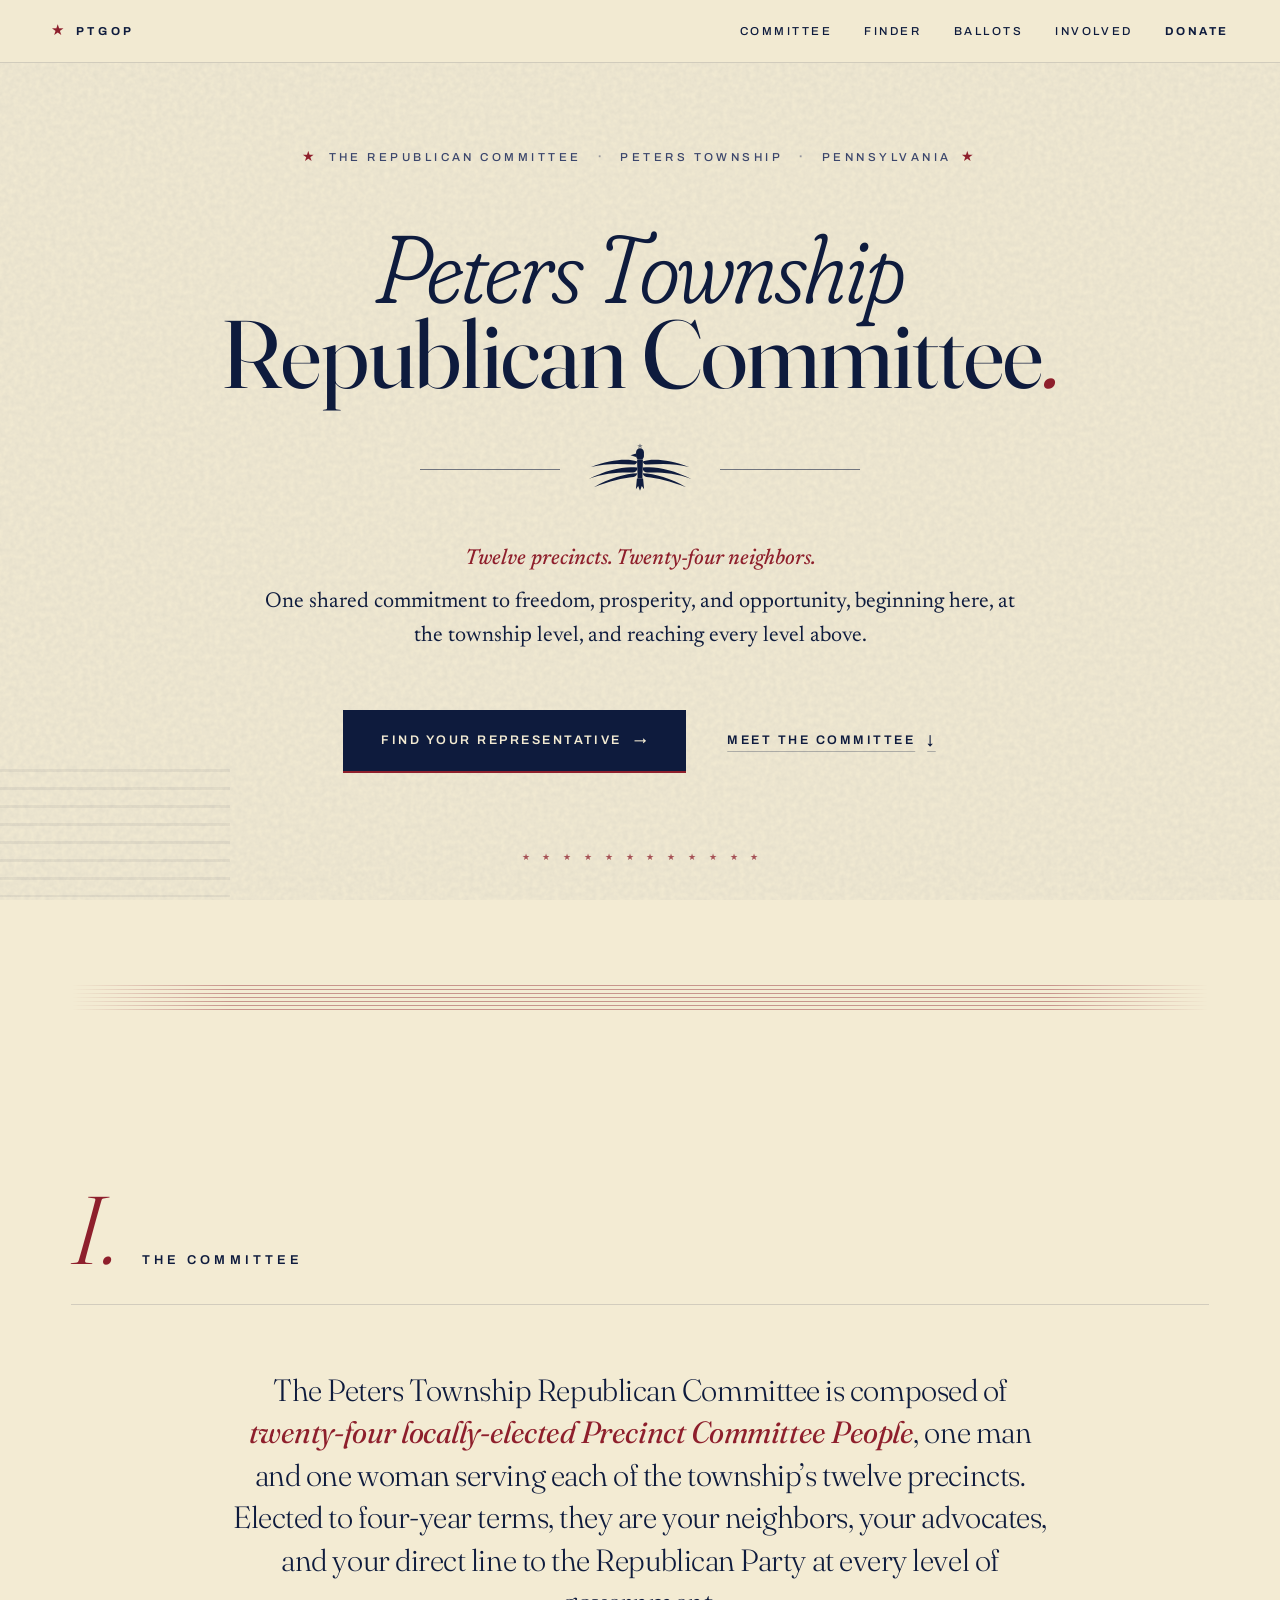
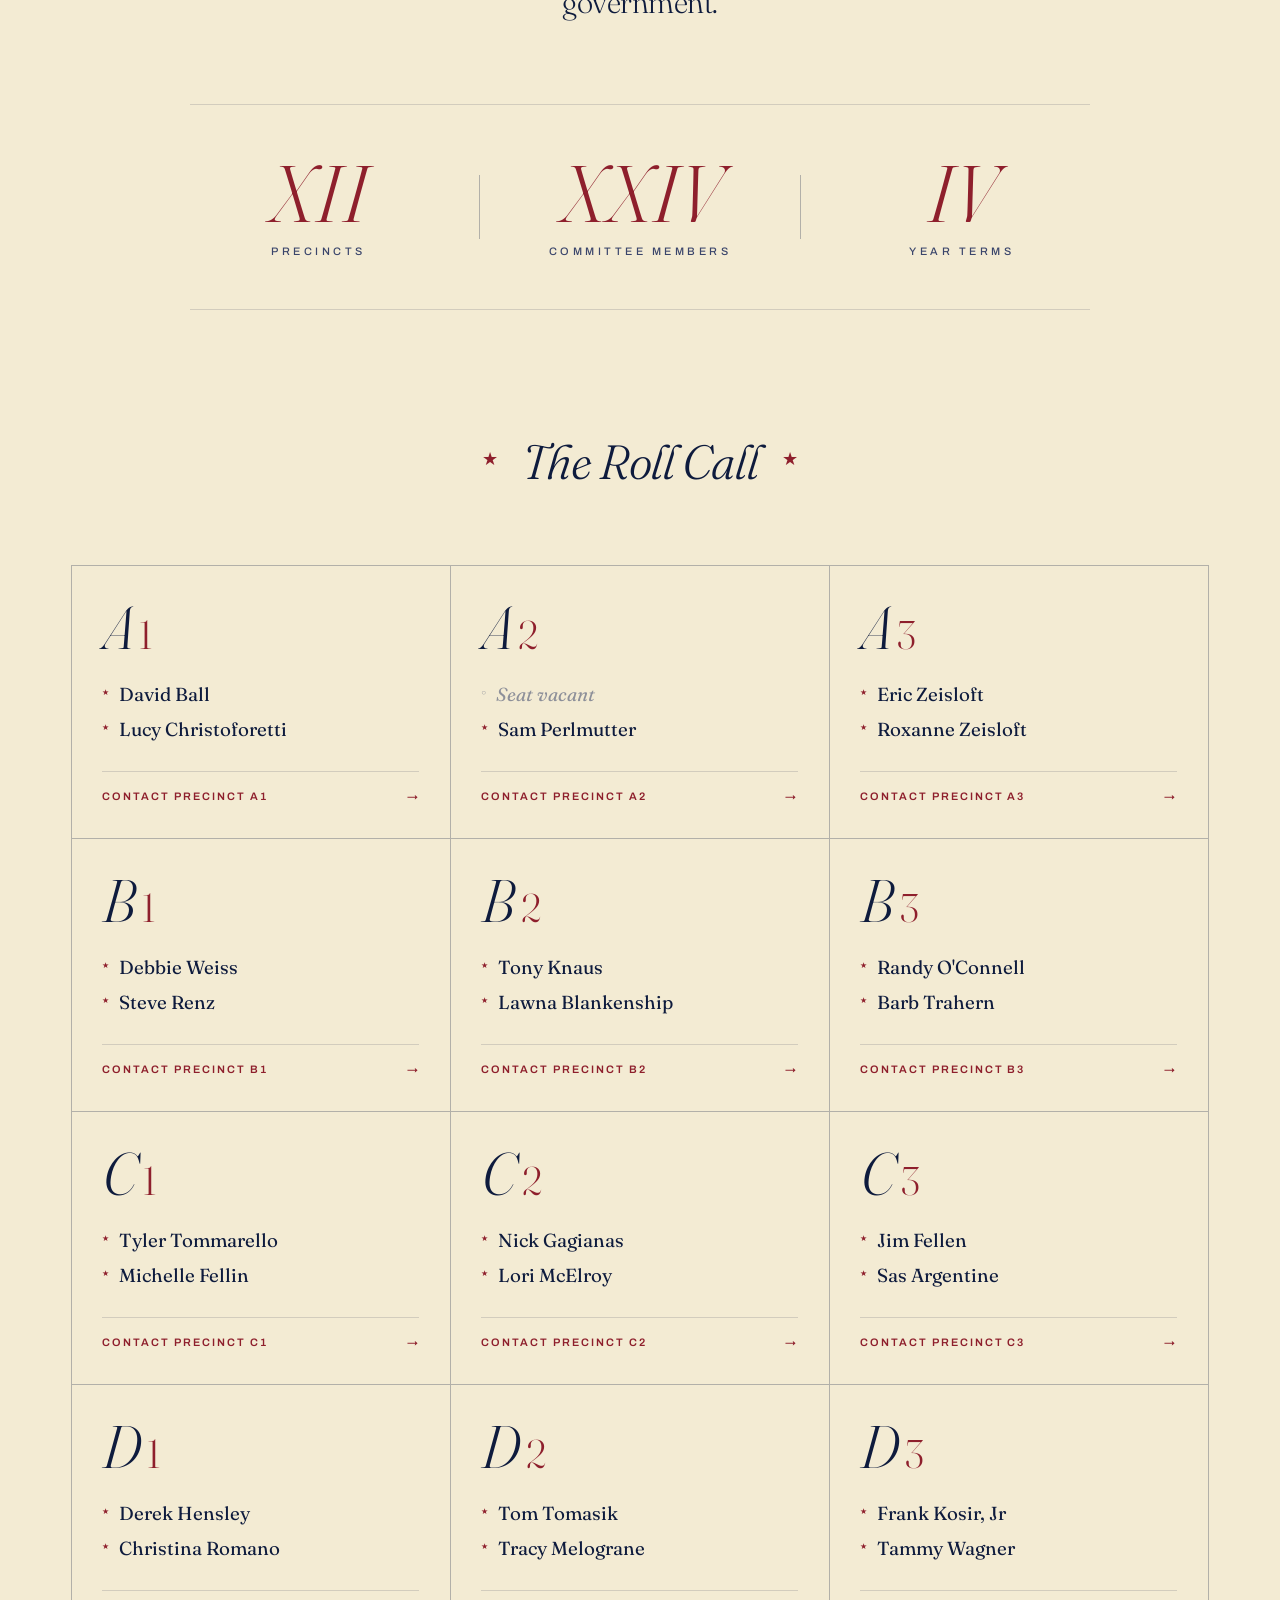
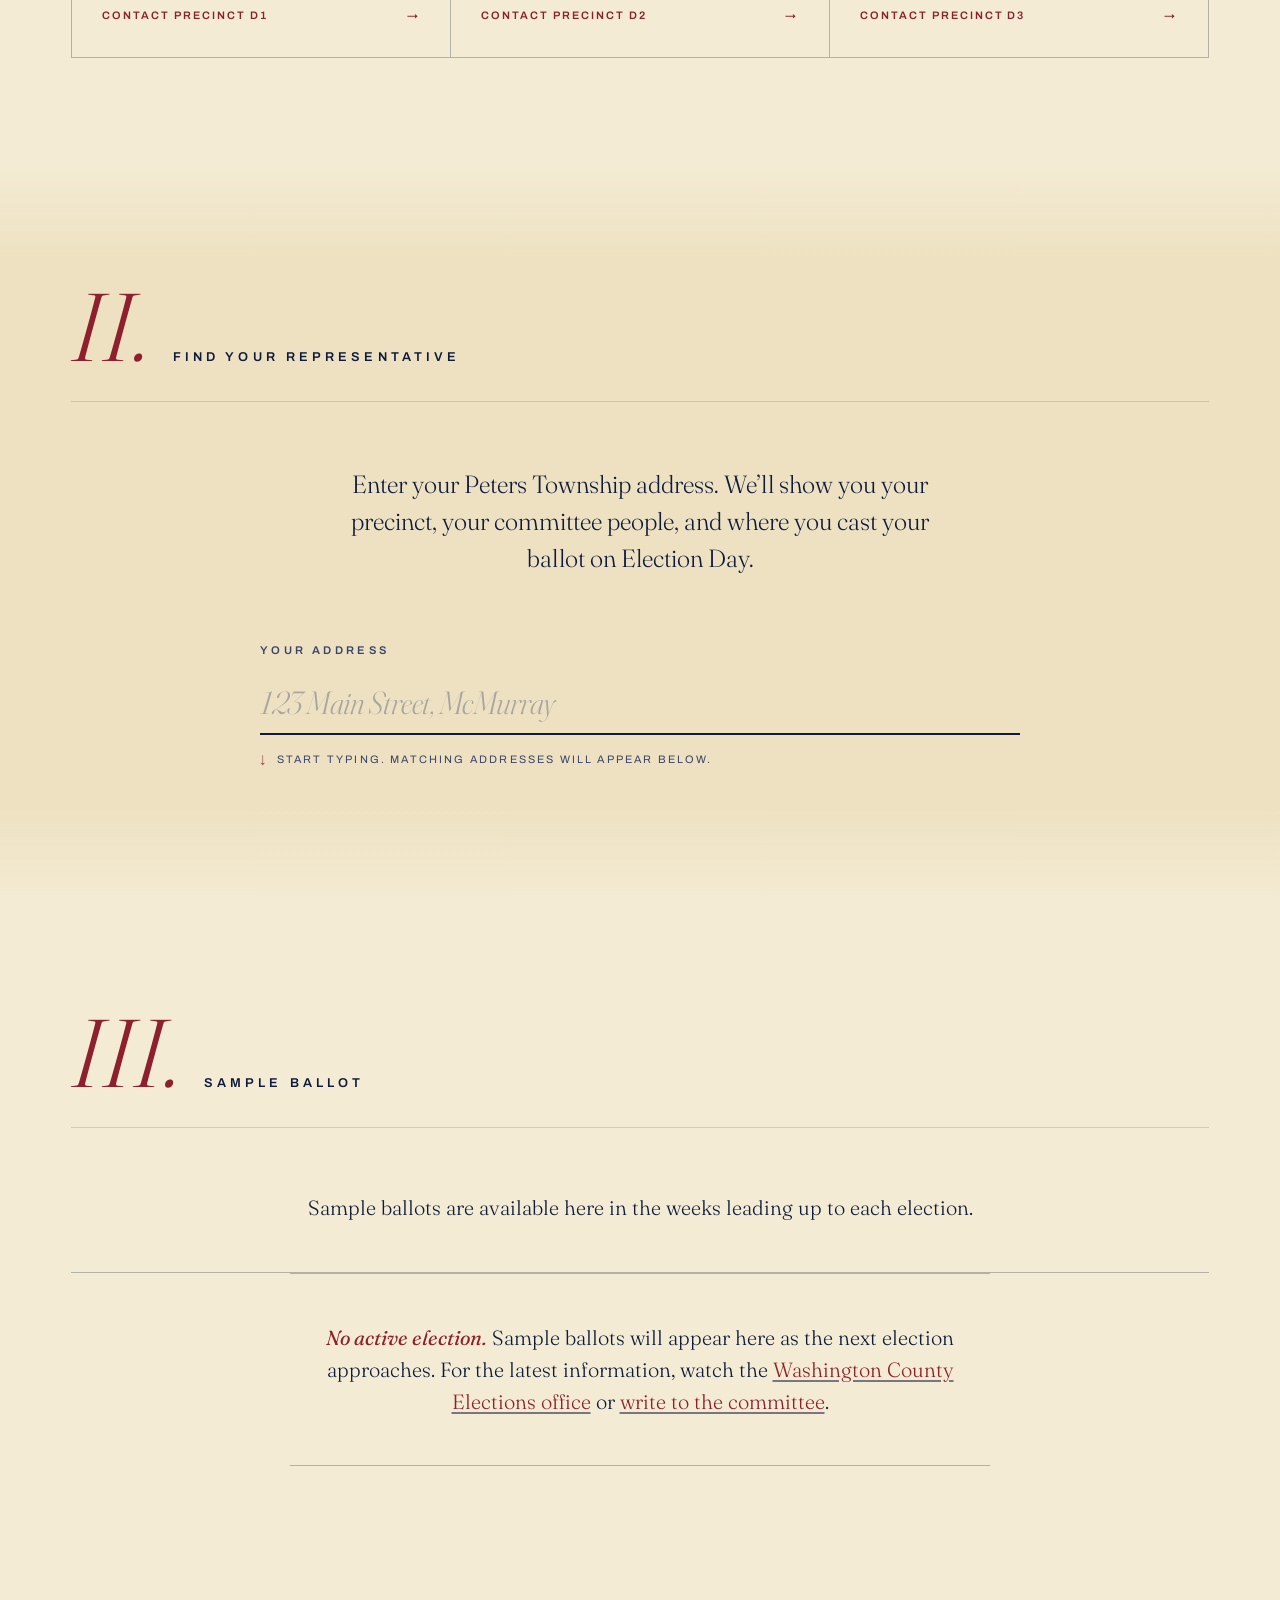
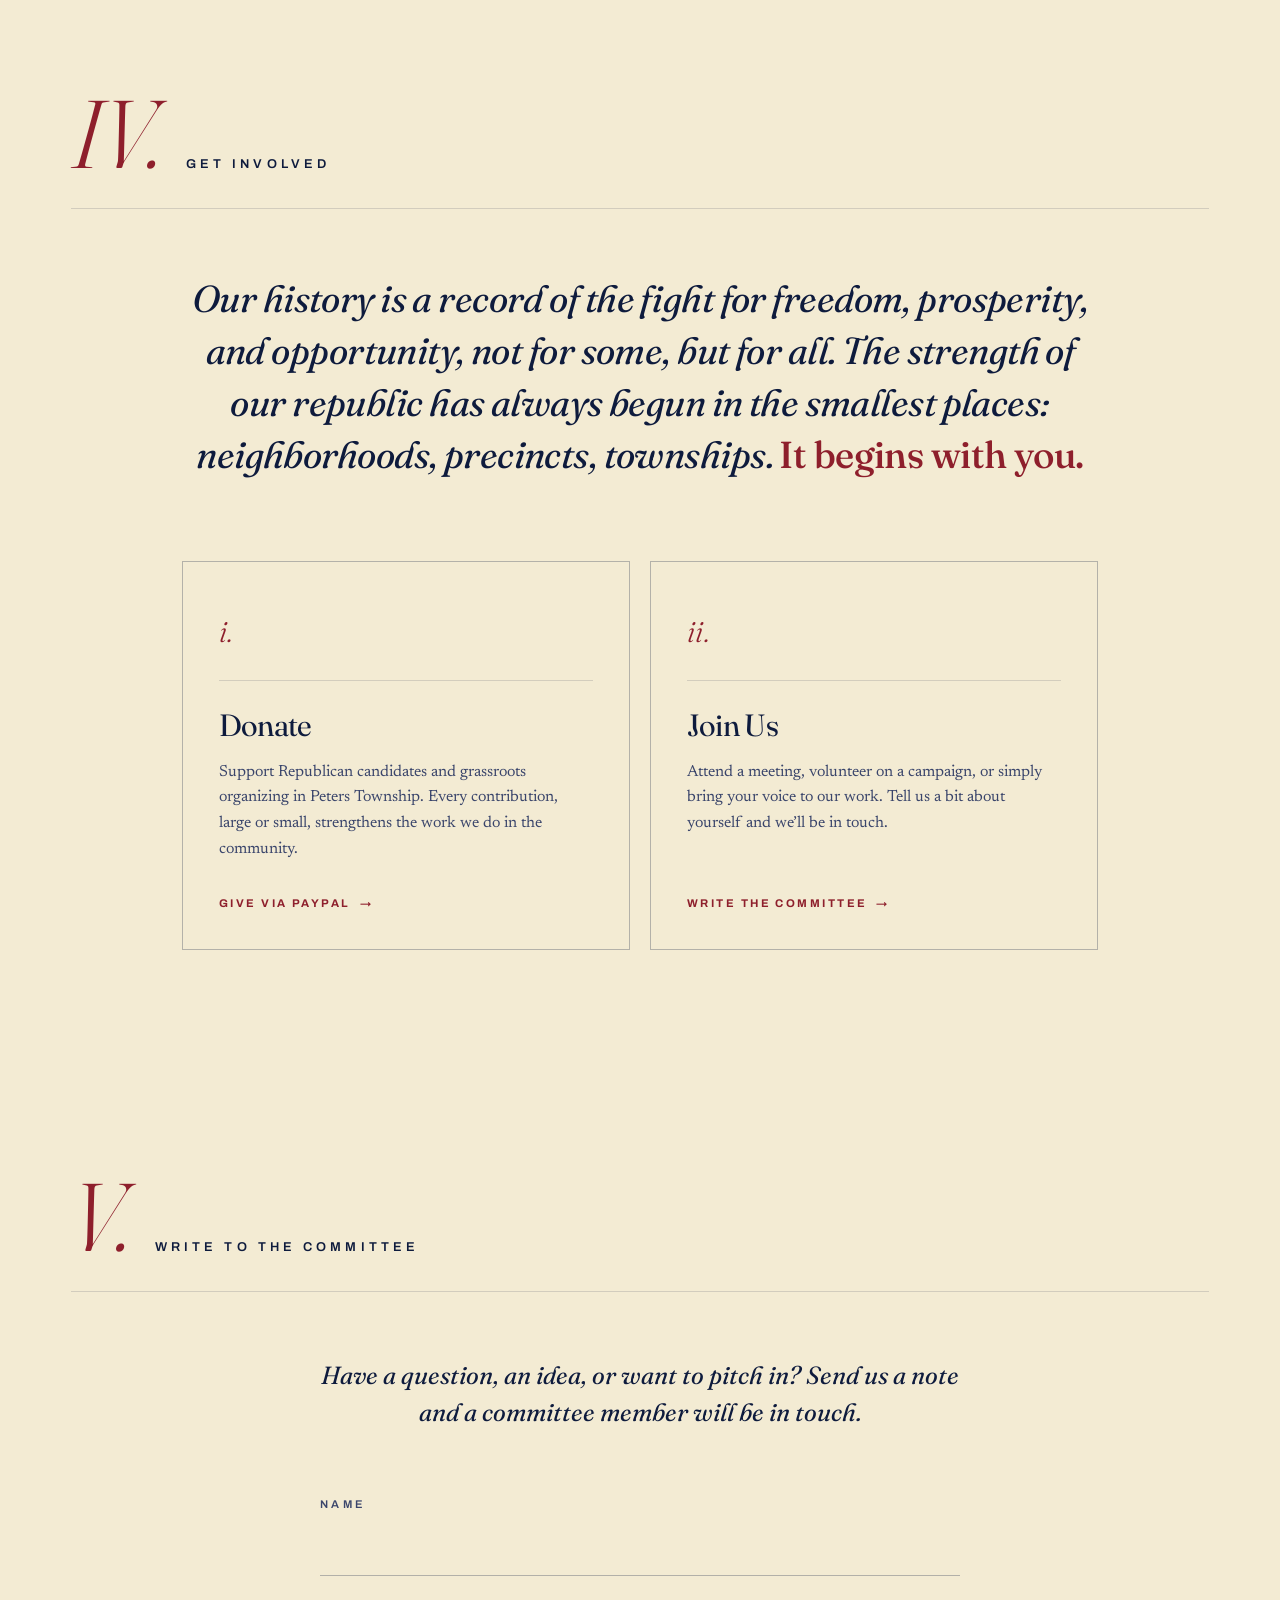
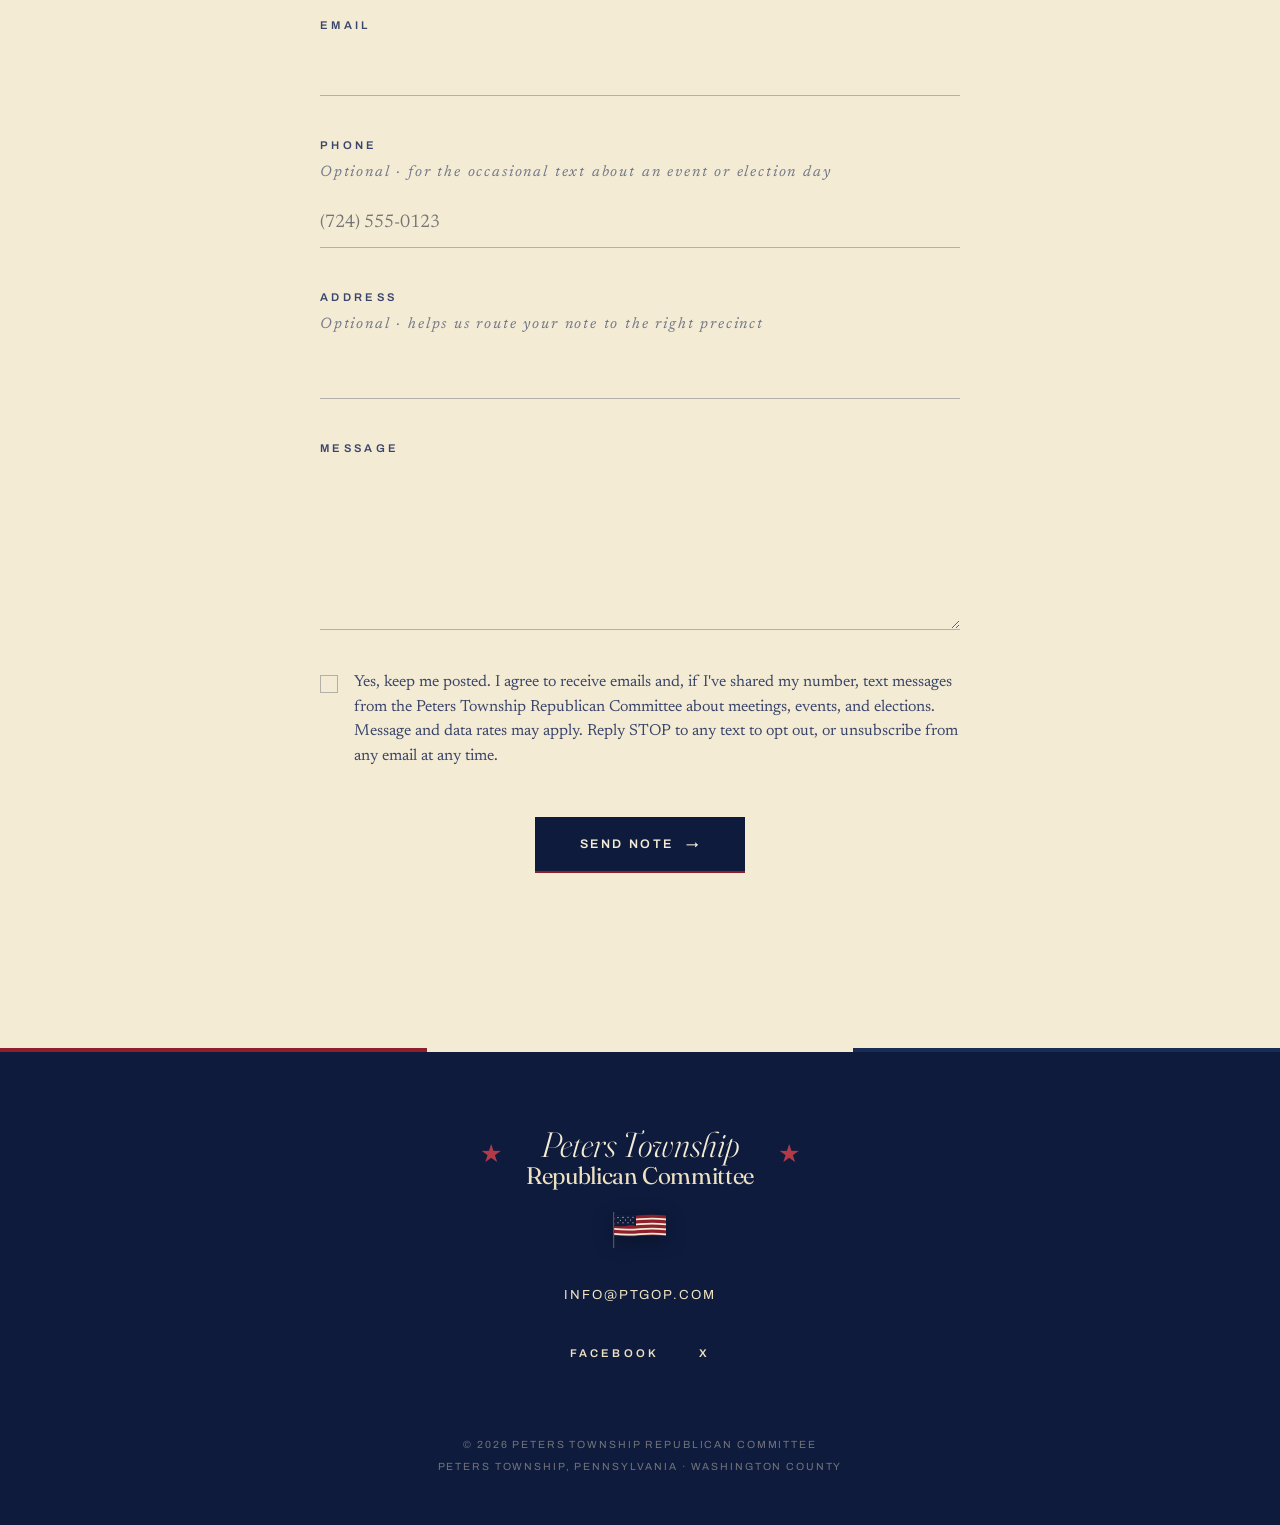
<file: index.html>
<!doctype html>
<html lang="en">
<head>
  <meta charset="utf-8">
  <meta name="viewport" content="width=device-width, initial-scale=1">
  <title>Peters Township Republican Committee</title>
  <meta name="description" content="The Republican Committee of Peters Township, Pennsylvania. Twenty-four neighbors. Twelve precincts. One shared commitment.">
  <meta name="theme-color" content="#F3EBD3">
  <link rel="canonical" href="https://ptgop.com/">
  <meta property="og:url" content="https://ptgop.com/">
  <meta property="og:site_name" content="Peters Township Republican Committee">
  <meta property="og:title" content="Peters Township Republican Committee">
  <meta property="og:description" content="Twelve precincts. Twenty-four neighbors. Find yours.">
  <meta property="og:type" content="website">
  <meta property="og:image" content="/social-card.png">
  <meta property="og:image:width" content="1200">
  <meta property="og:image:height" content="630">
  <meta property="og:image:alt" content="Peters Township Republican Committee — twelve precincts, twenty-four neighbors, one shared commitment.">
  <meta name="twitter:card" content="summary_large_image">
  <meta name="twitter:title" content="Peters Township Republican Committee">
  <meta name="twitter:description" content="Twelve precincts. Twenty-four neighbors. Find yours.">
  <meta name="twitter:image" content="/social-card.png">

  <link rel="icon" type="image/svg+xml" href="favicon.svg">

  <link rel="preconnect" href="https://fonts.googleapis.com">
  <link rel="preconnect" href="https://fonts.gstatic.com" crossorigin>
  <link href="https://fonts.googleapis.com/css2?family=Fraunces:ital,opsz,wght@0,9..144,200..800;1,9..144,200..800&family=Newsreader:ital,opsz,wght@0,6..72,200..700;1,6..72,200..700&family=Archivo:wght@300..800&display=swap" rel="stylesheet">

  <link rel="stylesheet" href="styles.css">
</head>
<body>

<div class="grain" aria-hidden="true"></div>

<header class="topbar">
  <a class="mark" href="#top" aria-label="PTGOP home">
    <span class="mark-star" aria-hidden="true">&#9733;</span>
    <span class="mark-text">PTGOP</span>
  </a>
  <nav class="nav" aria-label="Primary">
    <a href="#about">Committee</a>
    <a href="#finder">Finder</a>
    <a href="#ballots">Ballots</a>
    <a href="#involved">Involved</a>
    <a href="#donate" class="nav-cta">Donate</a>
  </nav>
</header>

<main id="top">

  <!-- HERO -->
  <section class="hero">
    <div class="hero-inner">
      <div class="hero-meta">
        <span class="hero-meta-star" aria-hidden="true">&#9733;</span>
        <span>The Republican Committee</span>
        <span class="dot" aria-hidden="true">&#183;</span>
        <span>Peters Township</span>
        <span class="dot" aria-hidden="true">&#183;</span>
        <span>Pennsylvania</span>
        <span class="hero-meta-star" aria-hidden="true">&#9733;</span>
      </div>

      <h1 class="hero-title">
        <span class="hero-title-italic">Peters Township</span>
        <span class="hero-title-roman">Republican Committee<span class="period">.</span></span>
      </h1>

      <div class="hero-rule">
        <span class="hero-rule-line"></span>
        <svg class="hero-eagle" viewBox="0 0 140 60" aria-hidden="true" focusable="false">
          <!-- Heraldic spread-wing eagle, stylized silhouette -->
          <g fill="currentColor">
            <!-- Head -->
            <path d="M70 6c-2.6 0-4.6 2.2-4.6 5v4.2c0 1.8 1 3.3 2.5 4.1h4.2c1.5-.8 2.5-2.3 2.5-4.1V11c0-2.8-2-5-4.6-5z"/>
            <!-- Beak -->
            <path d="M65.4 12.2 59 14.4l6.4 1.8z"/>
            <!-- Neck + body -->
            <path d="M66.6 19.3h6.8l-.6 22.2h-5.6z"/>
            <!-- Tail fan -->
            <path d="m66.4 41.5-1.2 12.4 2.7-3.8 2.1 5.6 2.1-5.6 2.7 3.8-1.2-12.4z"/>
            <!-- Left wing: three feather layers -->
            <path d="M66.8 21.5c-12-3.8-32-1.8-54 6.5 15.5-4.2 32-4.2 49-2.8 2.7.2 4.5-1.4 5-3.7z"/>
            <path d="M66.8 28.7c-13.8-2.2-35.2 2.2-56.8 13.2 18-7 36.4-8 51.5-7.5 2.8.1 4.5-1.8 5.3-3.5z"/>
            <path d="M66.8 35.2c-13.5.3-33.2 5.8-50.6 16.4 18.6-7.4 33.5-10.8 46.2-12 2.4-.3 3.8-2 4.4-4.4z"/>
            <!-- Right wing: mirrored -->
            <path d="M73.2 21.5c12-3.8 32-1.8 54 6.5-15.5-4.2-32-4.2-49-2.8-2.7.2-4.5-1.4-5-3.7z"/>
            <path d="M73.2 28.7c13.8-2.2 35.2 2.2 56.8 13.2-18-7-36.4-8-51.5-7.5-2.8.1-4.5-1.8-5.3-3.5z"/>
            <path d="M73.2 35.2c13.5.3 33.2 5.8 50.6 16.4-18.6-7.4-33.5-10.8-46.2-12-2.4-.3-3.8-2-4.4-4.4z"/>
            <!-- Tiny shield on chest (subtle flag motif) -->
            <rect x="67.2" y="22.8" width="5.6" height="2" opacity="0.0"/>
          </g>
          <!-- Small star above the eagle's head -->
          <polygon points="70,0.5 70.9,2.6 73.2,2.6 71.3,4 72.1,6.1 70,4.8 67.9,6.1 68.7,4 66.8,2.6 69.1,2.6" fill="currentColor" opacity="0.55"/>
        </svg>
        <span class="hero-rule-line"></span>
      </div>

      <p class="hero-tagline">
        <span class="hero-tagline-lede"><em>Twelve precincts. Twenty-four neighbors.</em></span>
        One shared commitment to freedom, prosperity, and opportunity,
        beginning here, at the township level, and reaching every level above.
      </p>

      <div class="hero-cta">
        <a href="#finder" class="btn btn-primary">
          Find Your Representative
          <span class="btn-arrow" aria-hidden="true">&rarr;</span>
        </a>
        <a href="#about" class="btn btn-link">
          Meet the Committee
          <span aria-hidden="true">&darr;</span>
        </a>
      </div>

      <div class="hero-stars" aria-hidden="true" title="One for each of the twelve precincts">
        <span>&#9733;</span><span>&#9733;</span><span>&#9733;</span>
        <span>&#9733;</span><span>&#9733;</span><span>&#9733;</span>
        <span>&#9733;</span><span>&#9733;</span><span>&#9733;</span>
        <span>&#9733;</span><span>&#9733;</span><span>&#9733;</span>
      </div>
    </div>
  </section>

  <!-- Thirteen hairline stripes - a restrained flag motif, reading as "flag" only to those paying attention -->
  <div class="flag-sash reveal" aria-hidden="true"></div>

  <!-- ABOUT / COMMITTEE -->
  <section class="section section-about" id="about">
    <div class="section-label reveal">
      <span class="section-numeral">I.</span>
      <span class="section-name">The Committee</span>
    </div>

    <div class="about-lede reveal">
      <p>
        The Peters Township Republican Committee is composed of
        <em>twenty-four locally-elected Precinct Committee People</em>,
        one man and one woman serving each of the township&#8217;s twelve precincts.
        Elected to four-year terms, they are your neighbors, your advocates,
        and your direct line to the Republican Party at every level of government.
      </p>
    </div>

    <div class="stats reveal">
      <div class="stat">
        <div class="stat-numeral">XII</div>
        <div class="stat-label">Precincts</div>
      </div>
      <div class="stat-rule" aria-hidden="true"></div>
      <div class="stat">
        <div class="stat-numeral">XXIV</div>
        <div class="stat-label">Committee Members</div>
      </div>
      <div class="stat-rule" aria-hidden="true"></div>
      <div class="stat">
        <div class="stat-numeral">IV</div>
        <div class="stat-label">Year Terms</div>
      </div>
    </div>

    <div class="rollcall-header reveal">
      <span class="rollcall-star" aria-hidden="true">&#9733;</span>
      <h2>The Roll Call</h2>
      <span class="rollcall-star" aria-hidden="true">&#9733;</span>
    </div>

    <div class="rollcall reveal" id="rollcall" role="list"></div>
  </section>

  <!-- FINDER -->
  <section class="section-wrap section-finder-wrap">
    <section class="section section-finder" id="finder">
      <div class="section-label reveal">
        <span class="section-numeral">II.</span>
        <span class="section-name">Find Your Representative</span>
      </div>

      <div class="finder-lede reveal">
        <p>
          Enter your Peters Township address. We&#8217;ll show you your precinct,
          your committee people, and where you cast your ballot on Election Day.
        </p>
      </div>

      <div class="finder-app reveal">
        <div class="finder-search">
          <label for="addressInput" class="finder-label">Your Address</label>
          <div class="finder-input-wrap">
            <input
              type="search"
              id="addressInput"
              class="finder-input"
              placeholder="123 Main Street, McMurray"
              autocomplete="off"
              spellcheck="false"
              enterkeyhint="search"
              aria-describedby="addressHint"
            >
            <span class="finder-input-icon" aria-hidden="true">&rarr;</span>
          </div>
          <p id="addressHint" class="finder-hint">
            <span aria-hidden="true">&darr;</span>
            Start typing. Matching addresses will appear below.
          </p>
        </div>

        <div class="finder-suggestions" id="suggestions" hidden role="listbox" aria-label="Address suggestions"></div>

        <div class="finder-loading" id="loading" hidden>
          <span class="loading-pulse" aria-hidden="true"></span>
          <span>Consulting the records&hellip;</span>
        </div>

        <div class="finder-result" id="result" hidden></div>

        <div class="finder-empty" id="empty" hidden>
          <p>
            We couldn&#8217;t match that address to a Peters Township precinct.
            If you live in the township, try a different format, or
            <a href="mailto:info@ptgop.com">reach out to the committee directly</a>.
          </p>
        </div>
      </div>
    </section>
  </section>

  <!-- SAMPLE BALLOT -->
  <section class="section section-ballots" id="ballots">
    <div class="section-label reveal">
      <span class="section-numeral">III.</span>
      <span class="section-name">Sample Ballot</span>
    </div>

    <div class="ballots-lede reveal">
      <p id="ballotsLede"></p>
    </div>

    <div class="ballots-banner reveal" id="ballotsBanner" hidden>
      <span class="ballots-banner-rule" aria-hidden="true"></span>
      <div class="ballots-banner-text">
        <span class="ballots-banner-eyebrow" id="ballotsBannerName"></span>
        <span class="ballots-banner-date" id="ballotsBannerDate"></span>
      </div>
      <span class="ballots-banner-rule" aria-hidden="true"></span>
    </div>

    <div class="ballots-grid-header reveal" id="ballotsGridHeader" hidden>
      <span class="rollcall-star" aria-hidden="true">&#9733;</span>
      <h2>Choose Your Precinct</h2>
      <span class="rollcall-star" aria-hidden="true">&#9733;</span>
    </div>

    <div class="ballots-grid reveal" id="ballotsGrid" role="list"></div>

    <div class="ballots-empty reveal" id="ballotsEmpty" hidden>
      <p>
        <em>No active election.</em>
        Sample ballots will appear here as the next election approaches.
        For the latest information, watch the
        <a href="https://washingtonpa.gov/170/Elections" target="_blank" rel="noopener noreferrer">Washington County Elections office</a>
        or <a href="#contact">write to the committee</a>.
      </p>
    </div>
  </section>

  <!-- GET INVOLVED -->
  <section class="section section-involved" id="involved">
    <div class="section-label reveal">
      <span class="section-numeral">IV.</span>
      <span class="section-name">Get Involved</span>
    </div>

    <div class="involved-statement reveal">
      <p>
        Our history is a record of the fight for freedom, prosperity, and
        opportunity, not for some, but for all. The strength of our
        republic has always begun in the smallest places: neighborhoods,
        precincts, townships. <em>It begins with you.</em>
      </p>
    </div>

    <div class="involved-grid reveal">
      <a href="https://www.paypal.com/donate?hosted_button_id=KBWXP5UV9QCAQ" target="_blank" rel="noopener noreferrer" class="action-card" id="donate">
        <div class="action-numeral">i.</div>
        <h3 class="action-title">Donate</h3>
        <p class="action-desc">
          Support Republican candidates and grassroots organizing in
          Peters Township. Every contribution, large or small, strengthens
          the work we do in the community.
        </p>
        <span class="action-cta">Give via PayPal <span aria-hidden="true">&rarr;</span></span>
      </a>

      <a href="#contact" class="action-card">
        <div class="action-numeral">ii.</div>
        <h3 class="action-title">Join Us</h3>
        <p class="action-desc">
          Attend a meeting, volunteer on a campaign, or simply bring your
          voice to our work. Tell us a bit about yourself and we&#8217;ll
          be in touch.
        </p>
        <span class="action-cta">Write the Committee <span aria-hidden="true">&rarr;</span></span>
      </a>
    </div>
  </section>

  <!-- CONTACT -->
  <section class="section section-contact" id="contact">
    <div class="section-label reveal">
      <span class="section-numeral">V.</span>
      <span class="section-name">Write to the Committee</span>
    </div>

    <div class="contact-lede reveal">
      <p>
        Have a question, an idea, or want to pitch in?
        Send us a note and a committee member will be in touch.
      </p>
    </div>

    <form class="contact-form reveal"
          id="contactForm"
          action="/api/contact"
          method="POST"
          novalidate>
      <div class="contact-field">
        <label for="contactName" class="contact-label">Name</label>
        <input type="text" id="contactName" name="name" class="contact-input" required autocomplete="name">
      </div>

      <div class="contact-field">
        <label for="contactEmail" class="contact-label">Email</label>
        <input type="email" id="contactEmail" name="email" class="contact-input" required autocomplete="email">
      </div>

      <div class="contact-field">
        <label for="contactPhone" class="contact-label">
          Phone
          <span class="contact-optional">Optional &middot; for the occasional text about an event or election day</span>
        </label>
        <input type="tel" id="contactPhone" name="phone" class="contact-input" autocomplete="tel" inputmode="tel" placeholder="(724) 555-0123">
      </div>

      <div class="contact-field">
        <label for="contactAddress" class="contact-label">
          Address
          <span class="contact-optional">Optional &middot; helps us route your note to the right precinct</span>
        </label>
        <input type="text" id="contactAddress" name="address" class="contact-input" autocomplete="street-address">
      </div>

      <div class="contact-field">
        <label for="contactMessage" class="contact-label">Message</label>
        <textarea id="contactMessage" name="message" class="contact-textarea" rows="5" required></textarea>
      </div>

      <div class="contact-field contact-consent">
        <label class="contact-consent-label">
          <input type="checkbox" id="contactConsent" name="consent" value="yes" class="contact-checkbox">
          <span class="contact-consent-box" aria-hidden="true"></span>
          <span class="contact-consent-text">
            Yes, keep me posted. I agree to receive emails and, if I've shared my number, text messages
            from the Peters Township Republican Committee about meetings, events, and elections.
            Message and data rates may apply. Reply STOP to any text to opt out, or unsubscribe
            from any email at any time.
          </span>
        </label>
      </div>

      <!-- Honeypot: must stay empty. Bots fill it and the Worker quietly drops the submission. -->
      <input type="text" name="_gotcha" tabindex="-1" autocomplete="off" aria-hidden="true" class="contact-honeypot">

      <div class="contact-submit">
        <button type="submit" class="btn btn-primary">
          Send Note
          <span class="btn-arrow" aria-hidden="true">&rarr;</span>
        </button>
        <p class="contact-error" id="contactError" hidden></p>
      </div>
    </form>

    <div class="contact-success" id="contactSuccess" hidden>
      <h3 class="contact-success-title">Note received.</h3>
      <p class="contact-success-text">Thank you for reaching out. A committee member will be in touch shortly.</p>
    </div>
  </section>

</main>

<!-- BALLOT VIEWER (modal overlay) -->
<div class="ballot-viewer" id="ballotViewer" hidden role="dialog" aria-modal="true" aria-labelledby="ballotViewerTitle">
  <div class="ballot-viewer-backdrop" id="ballotViewerBackdrop" aria-hidden="true"></div>

  <div class="ballot-viewer-frame" role="document">
    <header class="ballot-viewer-header">
      <div class="ballot-viewer-id">
        <span class="ballot-viewer-eyebrow">Sample Ballot</span>
        <h2 class="ballot-viewer-title" id="ballotViewerTitle"></h2>
        <span class="ballot-viewer-sub" id="ballotViewerSub"></span>
      </div>
      <div class="ballot-viewer-tools">
        <button type="button" class="ballot-tool" id="ballotPrintBtn" aria-label="Print sample ballot">
          <span aria-hidden="true">&#9113;</span>
          <span class="ballot-tool-label">Print</span>
        </button>
        <button type="button" class="ballot-tool ballot-tool-close" id="ballotCloseBtn" aria-label="Close ballot viewer">
          <span aria-hidden="true">&times;</span>
          <span class="ballot-tool-label">Close</span>
        </button>
      </div>
    </header>

    <div class="ballot-viewer-stage" id="ballotViewerStage">
      <button type="button" class="ballot-nav ballot-nav-prev" id="ballotPrevBtn" aria-label="Previous page">
        <span aria-hidden="true">&larr;</span>
      </button>

      <div class="ballot-page-wrap">
        <img class="ballot-page" id="ballotPageImg" alt="">
        <button type="button" class="ballot-zoom-toggle" id="ballotZoomToggle" aria-label="Toggle zoom">
          <span class="ballot-zoom-icon" id="ballotZoomIcon" aria-hidden="true">&plus;</span>
        </button>
      </div>

      <button type="button" class="ballot-nav ballot-nav-next" id="ballotNextBtn" aria-label="Next page">
        <span aria-hidden="true">&rarr;</span>
      </button>
    </div>

    <footer class="ballot-viewer-footer">
      <div class="ballot-pager" id="ballotPager" role="tablist" aria-label="Ballot pages"></div>
      <p class="ballot-viewer-note">
        <span class="ballot-viewer-asterisk" aria-hidden="true">&#9733;</span>
        Please review the entire ballot. Pages are scanned from the official sample.
      </p>
    </footer>
  </div>

  <!-- Print-only stack: every page on its own printed sheet -->
  <div class="ballot-print" id="ballotPrint" aria-hidden="true"></div>
</div>

<footer class="footer">
  <div class="footer-stripe" aria-hidden="true"></div>

  <div class="footer-inner">
    <div class="footer-mark">
      <span class="footer-star" aria-hidden="true">&#9733;</span>
      <div class="footer-mark-text">
        <div class="footer-name-lg">Peters Township</div>
        <div class="footer-name-sm">Republican Committee</div>
      </div>
      <span class="footer-star" aria-hidden="true">&#9733;</span>
    </div>

    <svg class="footer-flag" viewBox="0 0 56 36" xmlns="http://www.w3.org/2000/svg" aria-hidden="true" focusable="false">
      <!-- Pole -->
      <rect x="1.2" y="0" width="1" height="36" fill="#B89968" opacity="0.55"/>
      <!-- Flag body (waving via two slight arcs top & bottom) -->
      <path d="M2.2 3
               Q15 4.4 28 3.2
               Q41 2 54 3.4
               L54 24
               Q41 22.6 28 23.8
               Q15 25 2.2 23.6 Z" fill="#8E1F2C"/>
      <!-- Cream stripes (6 of them, alternating with red) -->
      <path d="M2.2 6 Q15 7.4 28 6.2 Q41 5 54 6.4 L54 8.2 Q41 6.8 28 8 Q15 9.2 2.2 7.8 Z" fill="#F3EBD3"/>
      <path d="M2.2 11 Q15 12.4 28 11.2 Q41 10 54 11.4 L54 13.2 Q41 11.8 28 13 Q15 14.2 2.2 12.8 Z" fill="#F3EBD3"/>
      <path d="M2.2 16 Q15 17.4 28 16.2 Q41 15 54 16.4 L54 18.2 Q41 16.8 28 18 Q15 19.2 2.2 17.8 Z" fill="#F3EBD3"/>
      <path d="M2.2 21 Q15 22.4 28 21.2 Q41 20 54 21.4 L54 23.2 Q41 21.8 28 23 Q15 24.2 2.2 22.8 Z" fill="#F3EBD3"/>
      <!-- Canton -->
      <path d="M2.2 3 Q10 3.6 18 2.8 Q22 2.4 24 3 L24 14 Q22 13.4 18 13.8 Q10 14.6 2.2 14 Z" fill="#0E1B3D"/>
      <!-- Stars in canton (simple dots) -->
      <g fill="#F3EBD3">
        <circle cx="6" cy="5.6" r="0.55"/>
        <circle cx="11" cy="5.4" r="0.55"/>
        <circle cx="16" cy="5.2" r="0.55"/>
        <circle cx="21" cy="5.2" r="0.55"/>
        <circle cx="8.4" cy="8.2" r="0.55"/>
        <circle cx="13.4" cy="8" r="0.55"/>
        <circle cx="18.5" cy="8" r="0.55"/>
        <circle cx="6" cy="10.8" r="0.55"/>
        <circle cx="11" cy="10.8" r="0.55"/>
        <circle cx="16" cy="10.8" r="0.55"/>
        <circle cx="21" cy="10.8" r="0.55"/>
      </g>
    </svg>

    <div class="footer-contact">
      <a href="mailto:info@ptgop.com">info@ptgop.com</a>
    </div>

    <div class="footer-social">
      <a href="https://www.facebook.com/p/Peters-Township-Republican-Committee-100088425643813/" target="_blank" rel="noopener noreferrer">Facebook</a>
      <a href="https://twitter.com/ptgop" target="_blank" rel="noopener noreferrer">X</a>
    </div>

    <div class="footer-fineprint">
      <p>&copy; <span id="year"></span> Peters Township Republican Committee</p>
      <p>Peters Township, Pennsylvania &middot; Washington County</p>
    </div>
  </div>
</footer>

<script src="app.js"></script>
</body>
</html>
</file>
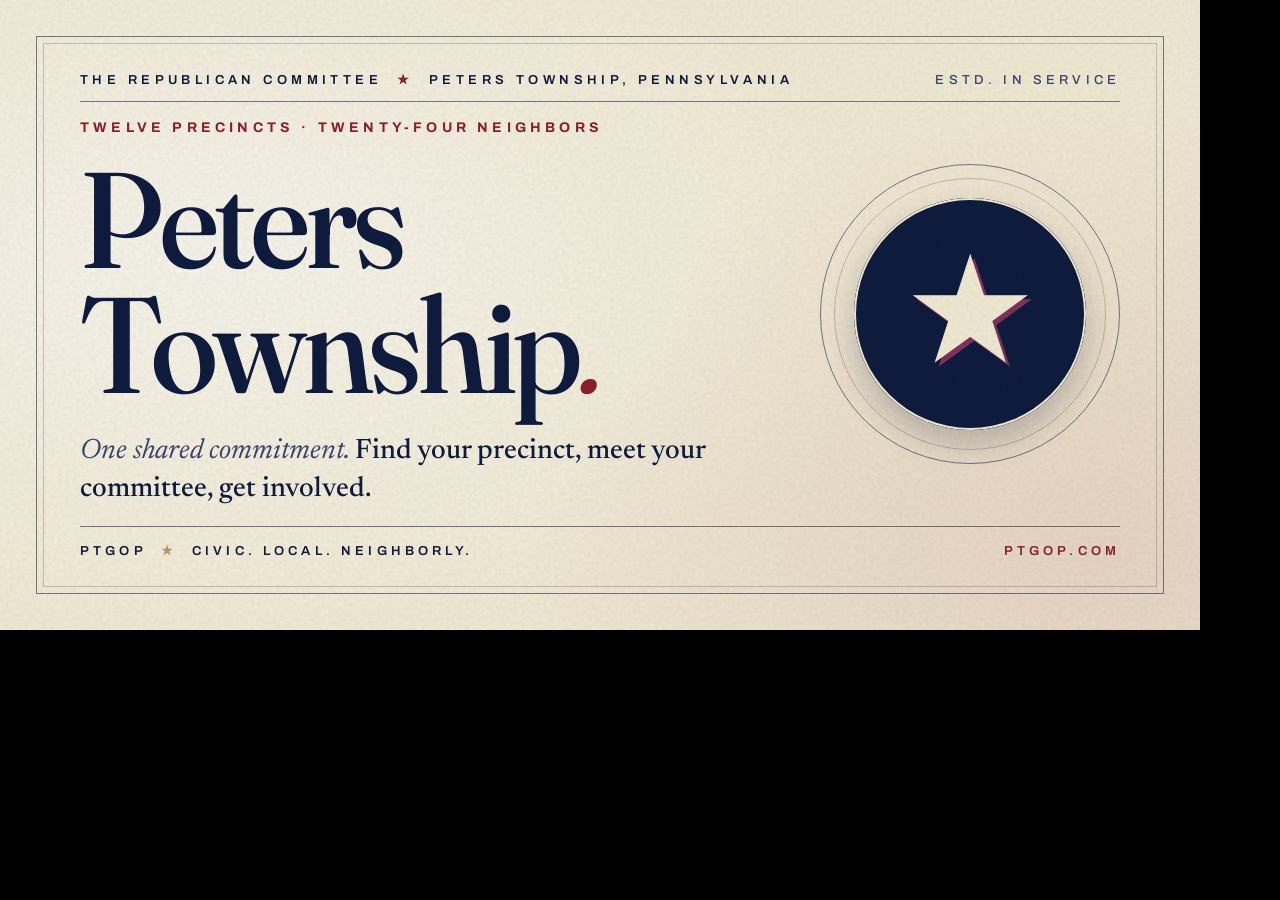
<file: .social-card.html>
<!doctype html>
<html lang="en">
<head>
<meta charset="utf-8">
<title>PTGOP social card</title>
<link rel="preconnect" href="https://fonts.googleapis.com">
<link rel="preconnect" href="https://fonts.gstatic.com" crossorigin>
<link href="https://fonts.googleapis.com/css2?family=Fraunces:ital,opsz,wght@0,9..144,300..900;1,9..144,300..900&family=Newsreader:ital,opsz,wght@0,6..72,300..700;1,6..72,300..700&family=Archivo:wght@400..700&display=swap" rel="stylesheet">
<style>
  :root {
    --cream: #F3EBD3;
    --cream-2: #EDE1C1;
    --ink: #0E1B3D;
    --ink-soft: #3A456B;
    --blood: #8E1F2C;
    --brass: #B89968;
    --rule: rgba(14, 27, 61, 0.22);
    --rule-strong: rgba(14, 27, 61, 0.55);
  }
  * { box-sizing: border-box; margin: 0; padding: 0; }
  html, body { width: 1200px; height: 630px; overflow: hidden; background: #000; }
  body {
    position: relative;
    background: var(--cream);
    color: var(--ink);
    font-family: 'Newsreader', Georgia, serif;
  }

  /* paper grain */
  .grain {
    position: absolute; inset: 0;
    pointer-events: none;
    opacity: 0.38;
    mix-blend-mode: multiply;
    background-image: url("data:image/svg+xml;utf8,<svg xmlns='http://www.w3.org/2000/svg' viewBox='0 0 200 200'><filter id='n'><feTurbulence type='fractalNoise' baseFrequency='0.85' numOctaves='2' seed='7'/><feColorMatrix values='0 0 0 0 0.055 0 0 0 0 0.106 0 0 0 0 0.239 0 0 0 0.24 0'/></filter><rect width='100%' height='100%' filter='url(%23n)'/></svg>");
  }

  /* soft cream vignette to add warmth */
  .vignette {
    position: absolute; inset: 0;
    pointer-events: none;
    background:
      radial-gradient(1100px 620px at 18% 42%, rgba(255,255,255,0.55), transparent 62%),
      radial-gradient(900px 700px at 92% 88%, rgba(142,31,44,0.10), transparent 65%);
  }

  /* double-rule borders like a broadsheet */
  .frame {
    position: absolute;
    inset: 36px;
    border: 1px solid var(--rule-strong);
  }
  .frame::before {
    content: "";
    position: absolute;
    inset: 6px;
    border: 1px solid var(--rule);
  }

  .plate {
    position: absolute;
    inset: 72px 80px;
    display: grid;
    grid-template-columns: 1fr auto;
    grid-template-rows: auto 1fr auto;
    gap: 0;
  }

  /* top eyebrow */
  .eyebrow {
    grid-column: 1 / -1;
    display: flex;
    align-items: center;
    justify-content: space-between;
    font-family: 'Archivo', sans-serif;
    font-size: 13px;
    font-weight: 600;
    letter-spacing: 0.34em;
    text-transform: uppercase;
    color: var(--ink);
    padding-bottom: 14px;
    border-bottom: 1px solid var(--rule-strong);
  }
  .eyebrow .right { color: var(--ink-soft); font-weight: 500; letter-spacing: 0.32em; }
  .eyebrow .dot { color: var(--blood); margin: 0 0.6em; }

  /* main title */
  .title {
    grid-column: 1 / 2;
    align-self: center;
    padding-right: 40px;
  }
  .kicker {
    font-family: 'Archivo', sans-serif;
    font-size: 14px;
    font-weight: 700;
    letter-spacing: 0.3em;
    text-transform: uppercase;
    color: var(--blood);
    margin-bottom: 22px;
    display: inline-flex;
    align-items: center;
    gap: 14px;
  }
  .kicker .bar {
    display: inline-block;
    width: 42px;
    height: 2px;
    background: var(--blood);
  }

  h1 {
    font-family: 'Fraunces', Georgia, serif;
    font-weight: 500;
    font-size: 136px;
    line-height: 0.92;
    letter-spacing: -0.025em;
    color: var(--ink);
    font-variation-settings: "opsz" 144, "SOFT" 30;
  }
  h1 .italic {
    font-style: italic;
    font-weight: 400;
    color: var(--blood);
  }

  .sub {
    margin-top: 26px;
    font-family: 'Newsreader', Georgia, serif;
    font-size: 28px;
    line-height: 1.35;
    font-style: italic;
    color: var(--ink-soft);
    max-width: 640px;
  }
  .sub em {
    font-style: normal;
    color: var(--ink);
    font-weight: 500;
  }

  /* star seal (right column) */
  .seal {
    grid-column: 2 / 3;
    grid-row: 2 / 3;
    align-self: center;
    justify-self: end;
    position: relative;
    width: 300px;
    height: 300px;
  }
  .seal .ring-outer, .seal .ring-inner {
    position: absolute; inset: 0;
    border-radius: 50%;
    border: 1px solid var(--rule-strong);
  }
  .seal .ring-inner { inset: 14px; border-color: var(--rule); }
  .seal .ring-text {
    position: absolute; inset: 0;
    animation: none;
  }
  .seal svg { width: 100%; height: 100%; display: block; }

  .seal .star-badge {
    position: absolute;
    inset: 34px;
    background: var(--ink);
    border-radius: 50%;
    display: flex;
    align-items: center;
    justify-content: center;
    box-shadow:
      inset 0 0 0 2px var(--cream),
      inset 0 0 0 3px var(--ink),
      0 14px 28px rgba(14,27,61,0.22);
  }
  .star-badge .star {
    color: var(--cream);
    font-size: 150px;
    line-height: 1;
    font-family: 'Fraunces', Georgia, serif;
    transform: translateY(-6px);
  }
  .star-badge .star-blood {
    position: absolute;
    color: var(--blood);
    font-size: 150px;
    line-height: 1;
    font-family: 'Fraunces', Georgia, serif;
    transform: translate(4px, -2px);
    mix-blend-mode: screen;
    opacity: 0.85;
  }

  /* bottom bar */
  .footer {
    grid-column: 1 / -1;
    display: flex;
    align-items: center;
    justify-content: space-between;
    font-family: 'Archivo', sans-serif;
    font-size: 13px;
    font-weight: 600;
    letter-spacing: 0.32em;
    text-transform: uppercase;
    color: var(--ink);
    padding-top: 16px;
    border-top: 1px solid var(--rule-strong);
  }
  .footer .tag { color: var(--ink); }
  .footer .url { color: var(--blood); }
  .footer .dot { color: var(--brass); margin: 0 0.6em; }
</style>
</head>
<body>
  <div class="vignette"></div>

  <div class="frame"></div>

  <div class="plate">
    <div class="eyebrow">
      <span class="left">The Republican Committee <span class="dot">&#9733;</span> Peters Township, Pennsylvania</span>
      <span class="right">Estd. in service</span>
    </div>

    <div class="title">
      <div class="kicker">Twelve Precincts &middot; Twenty-Four Neighbors</div>
      <h1>Peters<br>Township<span class="italic">.</span></h1>
      <div class="sub">One shared commitment. <em>Find your precinct, meet your committee, get involved.</em></div>
    </div>

    <div class="seal" aria-hidden="true">
      <div class="ring-outer"></div>
      <div class="ring-inner"></div>
      <div class="star-badge">
        <span class="star-blood">&#9733;</span>
        <span class="star">&#9733;</span>
      </div>
    </div>

    <div class="footer">
      <span class="tag">PTGOP <span class="dot">&#9733;</span> Civic. Local. Neighborly.</span>
      <span class="url">ptgop.com</span>
    </div>
  </div>

  <div class="grain"></div>
</body>
</html>
</file>
<file: styles.css>
/* =========================================================
   PTGOP - Civic Broadsheet
   Peters Township Republican Committee
   ========================================================= */

:root {
  /* Paper */
  --cream: #F3EBD3;
  --cream-2: #EDE1C1;
  --cream-3: #E2D3A6;

  /* Ink (navy) */
  --ink: #0E1B3D;
  --ink-2: #1A2B55;
  --ink-soft: #3A456B;

  /* Accent (oxblood) */
  --blood: #8E1F2C;
  --blood-deep: #6D151F;
  --blood-light: #B23A47;

  /* Secondary accent (brass) */
  --brass: #B89968;
  --brass-deep: #8B6F3E;

  /* Rules */
  --rule: rgba(14, 27, 61, 0.14);
  --rule-2: rgba(14, 27, 61, 0.28);
  --rule-strong: rgba(14, 27, 61, 0.55);

  --max: 1240px;
  --gutter: clamp(1.5rem, 4vw, 4rem);

  --serif: 'Fraunces', 'Newsreader', Georgia, serif;
  --body: 'Newsreader', Georgia, 'Iowan Old Style', serif;
  --ui: 'Archivo', 'Helvetica Neue', sans-serif;
}

*, *::before, *::after { box-sizing: border-box; }
html, body { margin: 0; padding: 0; }
html { scroll-behavior: smooth; }

/* The `hidden` attribute must win over component display rules (flex/grid).
   Without this, display:flex on .finder-loading keeps the spinner visible
   even when hidden=true. */
[hidden] { display: none !important; }

body {
  background: var(--cream);
  color: var(--ink);
  font-family: var(--body);
  font-size: 1.0625rem;
  line-height: 1.65;
  -webkit-font-smoothing: antialiased;
  -moz-osx-font-smoothing: grayscale;
  text-rendering: optimizeLegibility;
  overflow-x: hidden;
  font-feature-settings: "kern" 1, "liga" 1;
}

img { max-width: 100%; display: block; }
a { color: var(--ink); }

::selection { background: var(--blood); color: var(--cream); }

/* Subtle paper grain overlay */
.grain {
  position: fixed; inset: 0;
  pointer-events: none; z-index: 1;
  opacity: 0.35;
  mix-blend-mode: multiply;
  background-image: url("data:image/svg+xml;utf8,<svg xmlns='http://www.w3.org/2000/svg' viewBox='0 0 200 200'><filter id='n'><feTurbulence type='fractalNoise' baseFrequency='0.85' numOctaves='2' seed='7'/><feColorMatrix values='0 0 0 0 0.055 0 0 0 0 0.106 0 0 0 0 0.239 0 0 0 0.24 0'/></filter><rect width='100%' height='100%' filter='url(%23n)'/></svg>");
}

.dot { opacity: 0.5; margin: 0 0.35em; }

/* =========================================================
   TOP BAR
   ========================================================= */

.topbar {
  position: fixed;
  top: 0; left: 0; right: 0;
  z-index: 50;
  display: flex;
  align-items: center;
  justify-content: space-between;
  padding: 1.1rem var(--gutter);
  background: color-mix(in srgb, var(--cream) 88%, transparent);
  -webkit-backdrop-filter: blur(14px) saturate(1.1);
  backdrop-filter: blur(14px) saturate(1.1);
  border-bottom: 1px solid var(--rule);
  font-family: var(--ui);
  font-size: 0.72rem;
  letter-spacing: 0.22em;
  text-transform: uppercase;
  font-weight: 500;
}

.mark {
  display: inline-flex; align-items: center; gap: 0.55rem;
  text-decoration: none; color: var(--ink);
}
.mark-star { color: var(--blood); font-size: 0.95rem; line-height: 1; }
.mark-text { font-weight: 700; letter-spacing: 0.32em; }

.nav { display: flex; align-items: center; gap: 2rem; }
.nav a {
  color: var(--ink);
  text-decoration: none;
  position: relative;
  padding: 0.25rem 0;
}
.nav a::after {
  content: '';
  position: absolute; left: 0; bottom: -3px;
  height: 1px; width: 0;
  background: currentColor;
  transition: width 0.3s cubic-bezier(0.2, 0.6, 0.2, 1);
}
.nav a:hover::after { width: 100%; }
.nav-cta { color: var(--blood); font-weight: 700; }
.nav-cta::after { background: var(--blood); }

@media (max-width: 720px) {
  .nav { gap: 1rem; }
  .nav a:not(.nav-cta) { display: none; }
}

/* =========================================================
   HERO
   ========================================================= */

.hero {
  min-height: 100vh;
  padding: 9rem var(--gutter) 5rem;
  display: flex;
  align-items: center;
  justify-content: center;
  position: relative;
  z-index: 2;
}

/* Hairline flag sash - seven oxblood hairlines with six gaps between,
   13 bands total. Content-width, centered. Subtle tribute, purely editorial. */
.flag-sash {
  max-width: var(--max);
  margin: 0 auto;
  padding: 2.5rem var(--gutter) 4rem;
  position: relative;
  z-index: 2;
}
.flag-sash::before {
  content: '';
  display: block;
  height: 25px;
  background-image: repeating-linear-gradient(
    to bottom,
    var(--blood) 0 1px,
    transparent 1px 4px
  );
  opacity: 0.42;
  mask-image: linear-gradient(
    to right,
    transparent 0%,
    black 14%,
    black 86%,
    transparent 100%
  );
  -webkit-mask-image: linear-gradient(
    to right,
    transparent 0%,
    black 14%,
    black 86%,
    transparent 100%
  );
}

.hero::after {
  /* and a bottom-left mirror */
  content: '';
  position: absolute;
  bottom: 3rem; left: 0;
  width: clamp(120px, 18vw, 240px);
  height: clamp(70px, 10vw, 130px);
  background-image: repeating-linear-gradient(
    to bottom,
    var(--ink) 0 3px,
    transparent 3px 18px
  );
  opacity: 0.06;
  pointer-events: none;
}

.hero-inner {
  max-width: var(--max);
  width: 100%;
  text-align: center;
  position: relative;
  z-index: 1;
}

.hero-meta {
  display: inline-flex;
  align-items: center;
  flex-wrap: wrap;
  justify-content: center;
  gap: 0.6rem;
  font-family: var(--ui);
  font-size: 0.72rem;
  font-weight: 500;
  letter-spacing: 0.3em;
  text-transform: uppercase;
  color: var(--ink-soft);
  margin-bottom: 3.5rem;
}
.hero-meta-star { color: var(--blood); font-size: 0.9rem; }
.hero-meta .dot { font-size: 1rem; }

/* Title */
.hero-title {
  font-family: var(--serif);
  color: var(--ink);
  margin: 0 0 3rem;
  line-height: 0.88;
  letter-spacing: -0.035em;
  font-weight: 300;
  font-feature-settings: "ss01" 1, "ss02" 1;
}
.hero-title-italic,
.hero-title-roman {
  display: block;
  font-size: clamp(2.5rem, 7.5vw, 7rem);
}
.hero-title-italic {
  font-style: italic;
  font-weight: 300;
  font-variation-settings: "opsz" 144, "SOFT" 100;
}
.hero-title-roman {
  font-style: normal;
  font-weight: 400;
  font-variation-settings: "opsz" 144;
}
.hero-title .period {
  color: var(--blood);
  font-style: italic;
}

/* Rule with star */
.hero-rule {
  display: flex;
  align-items: center;
  justify-content: center;
  gap: 1.25rem;
  margin-bottom: 3rem;
}
.hero-rule-line {
  height: 1px;
  background: var(--rule-strong);
  width: min(140px, 26vw);
}
.hero-eagle {
  width: clamp(80px, 11vw, 120px);
  height: auto;
  color: var(--ink);
  display: block;
  flex-shrink: 0;
  transform-origin: center;
  transition: transform 0.6s cubic-bezier(0.2, 0.6, 0.2, 1);
}
.hero-eagle:hover { transform: scale(1.04); }

/* Tagline */
.hero-tagline {
  font-family: var(--body);
  font-size: clamp(1.125rem, 1.7vw, 1.45rem);
  line-height: 1.55;
  max-width: 760px;
  margin: 0 auto 3.5rem;
  color: var(--ink);
}
.hero-tagline em {
  font-style: italic;
  color: var(--blood);
  font-weight: 500;
}
.hero-tagline-lede {
  display: block;
  margin-bottom: 0.6rem;
}

/* CTAs */
.hero-cta {
  display: flex;
  flex-wrap: wrap;
  gap: 1.25rem 2.5rem;
  justify-content: center;
  align-items: center;
  margin-bottom: 5rem;
}

.btn {
  font-family: var(--ui);
  font-size: 0.78rem;
  font-weight: 600;
  letter-spacing: 0.2em;
  text-transform: uppercase;
  text-decoration: none;
  display: inline-flex;
  align-items: center;
  gap: 0.75rem;
  transition: all 0.3s cubic-bezier(0.2, 0.6, 0.2, 1);
  border: 1.5px solid transparent;
  cursor: pointer;
}
.btn-primary {
  background: var(--ink);
  color: var(--cream);
  padding: 1.2rem 2.3rem;
  box-shadow: 0 2px 0 0 var(--blood);
}
.btn-primary:hover {
  background: var(--blood);
  transform: translateY(-2px);
  box-shadow: 0 18px 40px -14px rgba(142, 31, 44, 0.55),
              0 2px 0 0 var(--ink);
}
.btn-primary .btn-arrow { transition: transform 0.3s ease; }
.btn-primary:hover .btn-arrow { transform: translateX(5px); }

.btn-link {
  color: var(--ink);
  background: transparent;
  padding: 1rem 0;
  text-decoration: underline;
  text-decoration-color: var(--rule-2);
  text-underline-offset: 7px;
  text-decoration-thickness: 1px;
  transition: text-decoration-color 0.3s ease, color 0.3s ease;
}
.btn-link:hover {
  color: var(--blood);
  text-decoration-color: var(--blood);
}

/* 12-star row */
.hero-stars {
  display: flex;
  justify-content: center;
  align-items: center;
  gap: clamp(0.5rem, 1vw, 1.1rem);
  font-size: 0.55rem;
  color: var(--blood);
  opacity: 0.75;
}
.hero-stars span {
  display: inline-block;
  transform-origin: center;
}

/* =========================================================
   SECTIONS
   ========================================================= */

.section {
  max-width: var(--max);
  margin: 0 auto;
  padding: 7rem var(--gutter);
  position: relative;
  z-index: 2;
}

.section-wrap {
  position: relative;
  z-index: 2;
}

.section-label {
  display: flex;
  align-items: baseline;
  gap: 1.5rem;
  margin-bottom: 4rem;
  padding-bottom: 2rem;
  border-bottom: 1px solid var(--rule);
}
.section-numeral {
  font-family: var(--serif);
  font-style: italic;
  font-weight: 300;
  font-size: clamp(3.25rem, 8vw, 6rem);
  color: var(--blood);
  line-height: 0.9;
  letter-spacing: 0.01em;
}
.section-name {
  font-family: var(--ui);
  font-size: clamp(0.75rem, 1vw, 0.9rem);
  font-weight: 600;
  letter-spacing: 0.32em;
  text-transform: uppercase;
  color: var(--ink);
}

/* =========================================================
   ABOUT / COMMITTEE
   ========================================================= */

.about-lede {
  max-width: 820px;
  margin: 0 auto 5rem;
  text-align: center;
}
.about-lede p {
  font-family: var(--serif);
  font-weight: 300;
  font-size: clamp(1.375rem, 2.4vw, 2rem);
  line-height: 1.38;
  letter-spacing: -0.015em;
  color: var(--ink);
  margin: 0;
  font-variation-settings: "opsz" 72;
}
.about-lede em {
  font-style: italic;
  font-weight: 400;
  color: var(--blood);
}

/* Stats */
.stats {
  display: flex;
  align-items: center;
  justify-content: center;
  gap: 2rem;
  margin: 0 auto 7rem;
  padding: 3rem 0;
  border-top: 1px solid var(--rule);
  border-bottom: 1px solid var(--rule);
  max-width: 900px;
}
.stat { text-align: center; flex: 1; }
.stat-numeral {
  font-family: var(--serif);
  font-style: italic;
  font-weight: 300;
  font-size: clamp(3rem, 7vw, 5rem);
  color: var(--blood);
  line-height: 1;
  margin-bottom: 0.65rem;
  letter-spacing: 0.02em;
  font-variation-settings: "opsz" 144;
}
.stat-label {
  font-family: var(--ui);
  font-size: 0.68rem;
  font-weight: 500;
  letter-spacing: 0.32em;
  text-transform: uppercase;
  color: var(--ink-soft);
}
.stat-rule {
  height: 64px;
  width: 1px;
  background: var(--rule-2);
}
@media (max-width: 640px) {
  .stats { flex-direction: column; gap: 2.5rem; }
  .stat-rule { width: 60px; height: 1px; }
}

/* Roll call header */
.rollcall-header {
  display: flex;
  align-items: center;
  justify-content: center;
  gap: 1.5rem;
  margin-bottom: 4rem;
  text-align: center;
}
.rollcall-header h2 {
  font-family: var(--serif);
  font-style: italic;
  font-weight: 300;
  font-size: clamp(2rem, 4vw, 3rem);
  letter-spacing: -0.02em;
  color: var(--ink);
  margin: 0;
}
.rollcall-star {
  color: var(--blood);
  font-size: 1.1rem;
}

/* Roll call grid */
.rollcall {
  display: grid;
  grid-template-columns: repeat(3, 1fr);
  border-top: 1px solid var(--rule-2);
  border-left: 1px solid var(--rule-2);
}
@media (max-width: 900px) { .rollcall { grid-template-columns: repeat(2, 1fr); } }
@media (max-width: 560px) { .rollcall { grid-template-columns: 1fr; } }

.precinct-card {
  padding: 2.25rem 1.9rem 2rem;
  border-right: 1px solid var(--rule-2);
  border-bottom: 1px solid var(--rule-2);
  position: relative;
  transition: background 0.3s ease;
  display: flex;
  flex-direction: column;
}
.precinct-card:hover {
  background: color-mix(in srgb, var(--cream-2) 65%, transparent);
}

.precinct-code {
  display: flex;
  align-items: baseline;
  gap: 0.35rem;
  font-family: var(--serif);
  font-weight: 300;
  margin-bottom: 1.5rem;
  color: var(--ink);
  line-height: 0.85;
  font-variation-settings: "opsz" 144;
}
.precinct-code-letter {
  font-size: 3.75rem;
  font-style: italic;
}
.precinct-code-number {
  font-size: 2.5rem;
  color: var(--blood);
  font-style: normal;
}

.precinct-persons {
  margin-bottom: 1.5rem;
  flex: 1;
}
.precinct-person {
  font-family: var(--serif);
  font-weight: 400;
  font-size: 1.18rem;
  line-height: 1.35;
  color: var(--ink);
  padding: 0.3rem 0;
  display: flex;
  align-items: center;
  gap: 0.6rem;
  font-variation-settings: "opsz" 24;
}
.precinct-person::before {
  content: '\2605';
  font-size: 0.5rem;
  color: var(--blood);
  transform: translateY(-2px);
}
.precinct-person.vacant {
  font-style: italic;
  color: var(--ink-soft);
  opacity: 0.55;
}
.precinct-person.vacant::before {
  content: '\25CB';
  color: var(--ink-soft);
}

.precinct-email {
  font-family: var(--ui);
  font-size: 0.68rem;
  font-weight: 600;
  letter-spacing: 0.18em;
  text-transform: uppercase;
  color: var(--blood);
  text-decoration: none;
  display: inline-flex;
  align-items: center;
  justify-content: space-between;
  padding-top: 1rem;
  border-top: 1px solid var(--rule);
  width: 100%;
  transition: color 0.2s ease;
}
.precinct-email:hover { color: var(--blood-deep); }
.precinct-email .arrow { transition: transform 0.2s ease; }
.precinct-email:hover .arrow { transform: translateX(3px); }

/* =========================================================
   FINDER
   ========================================================= */

.section-finder-wrap {
  background: linear-gradient(
    180deg,
    transparent 0%,
    var(--cream-2) 12%,
    var(--cream-2) 88%,
    transparent 100%
  );
  position: relative;
}
.section-finder-wrap::before,
.section-finder-wrap::after {
  content: '';
  position: absolute;
  left: 0; right: 0;
  height: 1px;
  background: var(--rule);
}
.section-finder-wrap::before { top: 0; opacity: 0; }
.section-finder-wrap::after { bottom: 0; opacity: 0; }

.finder-lede {
  max-width: 640px;
  margin: 0 auto 4rem;
  text-align: center;
}
.finder-lede p {
  font-family: var(--serif);
  font-weight: 300;
  font-size: clamp(1.2rem, 2vw, 1.55rem);
  line-height: 1.5;
  color: var(--ink);
  margin: 0;
  font-variation-settings: "opsz" 72;
}

.finder-app {
  max-width: 760px;
  margin: 0 auto;
}

.finder-search {
  margin-bottom: 1rem;
}

.finder-label {
  display: block;
  font-family: var(--ui);
  font-size: 0.7rem;
  font-weight: 600;
  letter-spacing: 0.3em;
  text-transform: uppercase;
  color: var(--ink-soft);
  margin-bottom: 1.1rem;
}

.finder-input-wrap {
  position: relative;
  border-bottom: 2px solid var(--ink);
  transition: border-color 0.3s ease;
  padding-right: 2.5rem;
}
.finder-input-wrap:focus-within {
  border-bottom-color: var(--blood);
}

.finder-input {
  width: 100%;
  background: transparent;
  border: 0;
  font-family: var(--serif);
  font-weight: 300;
  font-size: clamp(1.35rem, 2.6vw, 2rem);
  color: var(--ink);
  padding: 0.45rem 0 0.65rem 0;
  letter-spacing: -0.015em;
  line-height: 1.2;
  -webkit-appearance: none;
  appearance: none;
  font-variation-settings: "opsz" 144;
}
.finder-input:focus { outline: none; }
.finder-input::placeholder {
  color: var(--ink-soft);
  opacity: 0.38;
  font-style: italic;
}
.finder-input::-webkit-search-cancel-button {
  -webkit-appearance: none;
  appearance: none;
}

.finder-input-icon {
  position: absolute;
  right: 0.25rem;
  bottom: 0.65rem;
  color: var(--blood);
  font-family: var(--ui);
  font-size: 1.3rem;
  pointer-events: none;
  opacity: 0;
  transition: opacity 0.25s ease;
}
.finder-input-wrap:focus-within .finder-input-icon,
.finder-input:not(:placeholder-shown) + .finder-input-icon {
  opacity: 1;
}

.finder-hint {
  font-family: var(--ui);
  font-size: 0.68rem;
  letter-spacing: 0.2em;
  text-transform: uppercase;
  color: var(--ink-soft);
  margin: 1rem 0 0 0;
  display: flex;
  align-items: center;
  gap: 0.6rem;
}
.finder-hint span { color: var(--blood); opacity: 0.7; }

/* Suggestions */
.finder-suggestions {
  border-top: 1px solid var(--rule);
  margin-top: 2.5rem;
}
.suggestion {
  display: block;
  padding: 1.25rem 0 1.25rem 0;
  border-bottom: 1px solid var(--rule);
  color: var(--ink);
  text-decoration: none;
  cursor: pointer;
  font-family: var(--body);
  font-size: 1.05rem;
  transition: padding 0.3s cubic-bezier(0.2, 0.6, 0.2, 1), color 0.25s ease;
  position: relative;
  animation: slideIn 0.45s cubic-bezier(0.2, 0.6, 0.2, 1) both;
  background: none;
  border-left: 0; border-right: 0; border-top: 0;
  width: 100%;
  text-align: left;
}
.suggestion::before {
  content: '\2192';
  position: absolute;
  left: 0; top: 50%;
  transform: translate(-8px, -50%);
  opacity: 0;
  color: var(--blood);
  transition: opacity 0.25s ease, transform 0.25s ease;
}
.suggestion:hover,
.suggestion:focus-visible {
  padding-left: 1.75rem;
  color: var(--blood);
  outline: none;
}
.suggestion:hover::before,
.suggestion:focus-visible::before {
  opacity: 1;
  transform: translate(0, -50%);
}
.suggestion:nth-child(1) { animation-delay: 0.04s; }
.suggestion:nth-child(2) { animation-delay: 0.08s; }
.suggestion:nth-child(3) { animation-delay: 0.12s; }
.suggestion:nth-child(4) { animation-delay: 0.16s; }
.suggestion:nth-child(5) { animation-delay: 0.20s; }
.suggestion:nth-child(6) { animation-delay: 0.24s; }
.suggestion:nth-child(7) { animation-delay: 0.28s; }
.suggestion:nth-child(8) { animation-delay: 0.32s; }
.suggestion:nth-child(9) { animation-delay: 0.36s; }
.suggestion:nth-child(10) { animation-delay: 0.40s; }

/* Loading */
.finder-loading {
  margin: 3rem 0;
  text-align: center;
  font-family: var(--serif);
  font-style: italic;
  font-weight: 300;
  font-size: 1.3rem;
  color: var(--ink);
  display: flex;
  align-items: center;
  justify-content: center;
  gap: 0.9rem;
  font-variation-settings: "opsz" 72;
}
.loading-pulse {
  width: 9px; height: 9px;
  border-radius: 50%;
  background: var(--blood);
  animation: pulse 1.4s ease-in-out infinite;
}
@keyframes pulse {
  0%, 100% { opacity: 0.3; transform: scale(0.85); }
  50%      { opacity: 1;   transform: scale(1.15); }
}

/* Result */
.finder-result {
  margin-top: 3rem;
  animation: fadeRise 0.7s cubic-bezier(0.2, 0.6, 0.2, 1) both;
}

.result-header {
  text-align: center;
  margin-bottom: 2.75rem;
}
.result-top-rule {
  display: flex;
  align-items: center;
  justify-content: center;
  gap: 1.25rem;
  margin-bottom: 1.5rem;
}
.result-top-rule span {
  height: 1px;
  flex: 0 0 80px;
  background: var(--rule-2);
}
.result-top-rule strong {
  font-family: var(--ui);
  font-size: 0.68rem;
  font-weight: 600;
  letter-spacing: 0.32em;
  text-transform: uppercase;
  color: var(--blood);
}
.result-precinct {
  font-family: var(--serif);
  font-weight: 300;
  font-size: clamp(4rem, 10vw, 7.5rem);
  line-height: 0.9;
  letter-spacing: -0.03em;
  color: var(--ink);
  display: inline-flex;
  align-items: baseline;
  gap: 0.1em;
  font-variation-settings: "opsz" 144;
}
.result-precinct-letter { font-style: italic; }
.result-precinct-number { color: var(--blood); font-style: normal; }

.result-district-name {
  margin-top: 0.75rem;
  font-family: var(--ui);
  font-size: 0.75rem;
  font-weight: 500;
  letter-spacing: 0.28em;
  text-transform: uppercase;
  color: var(--ink-soft);
}

.result-body {
  display: grid;
  grid-template-columns: repeat(3, 1fr);
  gap: 1.25rem;
  margin-top: 2.5rem;
}
@media (max-width: 1080px) { .result-body { grid-template-columns: 1fr 1fr; } }
@media (max-width: 720px)  { .result-body { grid-template-columns: 1fr;     } }

.result-card {
  background: var(--cream);
  border: 1px solid var(--rule-2);
  padding: 2.4rem 2rem;
  position: relative;
}
.result-card::before {
  content: '';
  position: absolute;
  top: -1px; left: -1px;
  width: 14px; height: 14px;
  border-top: 2px solid var(--blood);
  border-left: 2px solid var(--blood);
}
.result-card::after {
  content: '';
  position: absolute;
  bottom: -1px; right: -1px;
  width: 14px; height: 14px;
  border-bottom: 2px solid var(--blood);
  border-right: 2px solid var(--blood);
}
.result-card-label {
  font-family: var(--ui);
  font-size: 0.68rem;
  font-weight: 600;
  letter-spacing: 0.32em;
  text-transform: uppercase;
  color: var(--ink-soft);
  margin-bottom: 1.5rem;
  padding-bottom: 1rem;
  border-bottom: 1px solid var(--rule);
}

.result-persons { margin-bottom: 1.5rem; }
.result-person {
  font-family: var(--serif);
  font-weight: 400;
  font-size: 1.5rem;
  padding: 0.35rem 0;
  color: var(--ink);
  letter-spacing: -0.01em;
  font-variation-settings: "opsz" 48;
}
.result-person.vacant {
  font-style: italic;
  color: var(--ink-soft);
  opacity: 0.55;
}
.result-email {
  font-family: var(--ui);
  font-size: 0.72rem;
  font-weight: 600;
  letter-spacing: 0.16em;
  text-transform: uppercase;
  color: var(--blood);
  text-decoration: none;
  display: inline-flex;
  align-items: center;
  gap: 0.6rem;
  padding-top: 1rem;
  border-top: 1px solid var(--rule);
  width: 100%;
  justify-content: space-between;
}
.result-email:hover { color: var(--blood-deep); }
.result-email .arrow { transition: transform 0.2s ease; }
.result-email:hover .arrow { transform: translateX(3px); }

.polling-name {
  font-family: var(--serif);
  font-weight: 400;
  font-size: 1.5rem;
  line-height: 1.3;
  color: var(--ink);
  margin-bottom: 0.75rem;
  letter-spacing: -0.01em;
  font-variation-settings: "opsz" 48;
}
.polling-address {
  font-family: var(--body);
  color: var(--ink-soft);
  margin-bottom: 1.5rem;
  font-size: 1rem;
  line-height: 1.55;
}
.result-reset {
  margin-top: 2.75rem;
  text-align: center;
}

.finder-empty {
  margin-top: 3rem;
  text-align: center;
  padding: 3rem 1.5rem;
  border: 1px dashed var(--rule-2);
  background: color-mix(in srgb, var(--cream) 55%, transparent);
}
.finder-empty p {
  font-family: var(--serif);
  font-style: italic;
  color: var(--ink);
  font-size: 1.15rem;
  max-width: 480px;
  margin: 0 auto;
  font-variation-settings: "opsz" 72;
}
.finder-empty a { color: var(--blood); text-decoration: underline; text-underline-offset: 4px; }

/* =========================================================
   GET INVOLVED
   ========================================================= */

.involved-statement {
  max-width: 900px;
  margin: 0 auto 5rem;
  text-align: center;
}
.involved-statement p {
  font-family: var(--serif);
  font-weight: 400;
  font-style: italic;
  font-size: clamp(1.5rem, 3vw, 2.35rem);
  line-height: 1.38;
  letter-spacing: -0.015em;
  color: var(--ink);
  margin: 0;
  font-variation-settings: "opsz" 48;
}
.involved-statement em {
  font-style: normal;
  color: var(--blood);
  font-weight: 500;
}

.involved-grid {
  display: grid;
  grid-template-columns: repeat(2, minmax(0, 28rem));
  justify-content: center;
  gap: 1.25rem;
}
@media (max-width: 900px) { .involved-grid { grid-template-columns: 1fr; } }

.action-card {
  background: var(--cream);
  border: 1px solid var(--rule-2);
  padding: 2.75rem 2.25rem 2.25rem;
  text-decoration: none;
  color: var(--ink);
  position: relative;
  transition: transform 0.4s cubic-bezier(0.2, 0.6, 0.2, 1),
              border-color 0.4s ease,
              box-shadow 0.4s ease;
  display: flex;
  flex-direction: column;
}
.action-card::before {
  content: '';
  position: absolute;
  top: 0; left: 0; right: 0;
  height: 3px;
  background: var(--ink);
  transform: scaleX(0);
  transform-origin: left center;
  transition: transform 0.4s cubic-bezier(0.2, 0.6, 0.2, 1), background 0.3s ease;
}
.action-card:hover {
  transform: translateY(-6px);
  border-color: var(--blood);
  box-shadow: 0 28px 60px -24px rgba(14, 27, 61, 0.35);
}
.action-card:hover::before {
  background: var(--blood);
  transform: scaleX(1);
}
.action-numeral {
  font-family: var(--serif);
  font-style: italic;
  font-weight: 300;
  font-size: 1.9rem;
  color: var(--blood);
  margin-bottom: 1.75rem;
  padding-bottom: 1.5rem;
  border-bottom: 1px solid var(--rule);
  letter-spacing: 0.02em;
  font-variation-settings: "opsz" 72;
}
.action-title {
  font-family: var(--serif);
  font-weight: 400;
  font-size: clamp(1.75rem, 2.4vw, 2.35rem);
  letter-spacing: -0.022em;
  margin: 0 0 1.15rem;
  color: var(--ink);
  line-height: 1.05;
  font-variation-settings: "opsz" 72;
}
.action-desc {
  font-family: var(--body);
  color: var(--ink-soft);
  flex: 1;
  margin: 0 0 2rem;
  font-size: 1rem;
  line-height: 1.6;
}
.action-cta {
  font-family: var(--ui);
  font-size: 0.7rem;
  font-weight: 700;
  letter-spacing: 0.22em;
  text-transform: uppercase;
  color: var(--blood);
  display: inline-flex;
  align-items: center;
  gap: 0.55rem;
}
.action-cta span { transition: transform 0.3s ease; display: inline-block; }
.action-card:hover .action-cta span { transform: translateX(5px); }

/* =========================================================
   CONTACT
   ========================================================= */

.contact-lede {
  max-width: 640px;
  margin: 0 auto 4rem;
  text-align: center;
}
.contact-lede p {
  font-family: var(--serif);
  font-weight: 400;
  font-style: italic;
  font-size: clamp(1.2rem, 2vw, 1.55rem);
  line-height: 1.5;
  color: var(--ink);
  margin: 0;
  font-variation-settings: "opsz" 48;
}

.contact-form {
  max-width: 640px;
  margin: 0 auto;
}

.contact-field {
  margin-bottom: 2.5rem;
}

.contact-label {
  display: block;
  font-family: var(--ui);
  font-size: 0.7rem;
  font-weight: 600;
  letter-spacing: 0.3em;
  text-transform: uppercase;
  color: var(--ink-soft);
  margin-bottom: 0.9rem;
}
.contact-optional {
  display: block;
  font-weight: 400;
  letter-spacing: 0.12em;
  text-transform: none;
  font-family: var(--body);
  font-style: italic;
  color: var(--ink-soft);
  opacity: 0.7;
  font-size: 0.95rem;
  margin-top: 0.35rem;
}

.contact-input,
.contact-textarea {
  display: block;
  width: 100%;
  background: transparent;
  border: 0;
  border-bottom: 1.5px solid var(--rule-2);
  padding: 0.6rem 0;
  font-family: var(--body);
  font-size: 1.15rem;
  color: var(--ink);
  transition: border-color 0.3s ease;
  -webkit-appearance: none;
  appearance: none;
  border-radius: 0;
  line-height: 1.5;
}
.contact-input:focus,
.contact-textarea:focus {
  outline: none;
  border-bottom-color: var(--blood);
}
.contact-textarea {
  resize: vertical;
  min-height: 140px;
}

.contact-consent {
  margin-bottom: 2.5rem;
}
.contact-consent-label {
  display: grid;
  grid-template-columns: auto 1fr;
  gap: 0 1rem;
  align-items: start;
  cursor: pointer;
}
.contact-checkbox {
  position: absolute;
  opacity: 0;
  width: 1px;
  height: 1px;
  margin: 0;
  pointer-events: none;
}
.contact-consent-box {
  display: block;
  width: 1.15rem;
  height: 1.15rem;
  margin-top: 0.3rem;
  border: 1.5px solid var(--rule-2);
  background: transparent;
  position: relative;
  transition: border-color 0.3s ease, background 0.3s ease;
}
.contact-consent-box::after {
  content: "";
  position: absolute;
  inset: 0.2rem;
  background: var(--cream);
  transform: scale(0);
  transition: transform 0.2s cubic-bezier(0.2, 0.6, 0.2, 1);
}
.contact-checkbox:checked + .contact-consent-box {
  border-color: var(--ink);
  background: var(--ink);
}
.contact-checkbox:checked + .contact-consent-box::after {
  transform: scale(1);
}
.contact-checkbox:focus-visible + .contact-consent-box {
  outline: 2px solid var(--blood);
  outline-offset: 3px;
}
.contact-consent-label:hover .contact-consent-box {
  border-color: var(--ink-soft);
}
.contact-consent-text {
  font-family: var(--body);
  font-size: 1rem;
  line-height: 1.55;
  color: var(--ink-soft);
}

.contact-honeypot {
  position: absolute;
  left: -9999px;
  height: 0;
  width: 0;
  opacity: 0;
  pointer-events: none;
}

.contact-submit {
  margin-top: 3rem;
  text-align: center;
}
.contact-submit .btn-primary {
  padding: 1.2rem 2.75rem;
}

.contact-form.is-sending .btn-primary {
  opacity: 0.55;
  cursor: wait;
  pointer-events: none;
}

.contact-error {
  font-family: var(--body);
  font-style: italic;
  color: var(--blood);
  margin-top: 1.5rem;
  font-size: 0.95rem;
}

.contact-success {
  max-width: 640px;
  margin: 0 auto;
  text-align: center;
  padding: 4rem 1.5rem;
  border-top: 1px solid var(--rule);
  border-bottom: 1px solid var(--rule);
  animation: fadeRise 0.7s cubic-bezier(0.2, 0.6, 0.2, 1) both;
}
.contact-success-title {
  font-family: var(--serif);
  font-weight: 400;
  font-style: italic;
  font-size: clamp(2rem, 3.5vw, 2.75rem);
  color: var(--blood);
  margin: 0 0 1rem;
  letter-spacing: -0.015em;
  font-variation-settings: "opsz" 72;
}
.contact-success-text {
  font-family: var(--body);
  font-size: 1.125rem;
  color: var(--ink);
  margin: 0;
}

/* =========================================================
   FOOTER
   ========================================================= */

.footer {
  background: var(--ink);
  color: var(--cream);
  padding: 5rem var(--gutter) 3rem;
  text-align: center;
  position: relative;
  z-index: 2;
  margin-top: 4rem;
}
.footer-stripe {
  position: absolute;
  top: 0; left: 0; right: 0;
  height: 4px;
  background: linear-gradient(
    to right,
    var(--blood) 0 33.33%,
    var(--cream) 33.33% 66.66%,
    var(--ink-2) 66.66% 100%
  );
}

.footer-inner { max-width: var(--max); margin: 0 auto; }

.footer-mark {
  display: inline-flex;
  align-items: center;
  justify-content: center;
  gap: 1.5rem;
  margin-bottom: 1.5rem;
}
.footer-flag {
  display: block;
  width: clamp(44px, 5vw, 56px);
  height: auto;
  margin: 0 auto 2.25rem;
  filter: drop-shadow(0 4px 10px rgba(0, 0, 0, 0.35));
  transform-origin: left center;
  animation: flagWave 5s ease-in-out infinite;
}
@keyframes flagWave {
  0%, 100% { transform: translateX(0)    rotate(0deg); }
  25%      { transform: translateX(-0.5px) rotate(-0.6deg); }
  50%      { transform: translateX(0.5px)  rotate(0.6deg); }
  75%      { transform: translateX(-0.5px) rotate(-0.3deg); }
}
.footer-star {
  color: var(--blood-light);
  font-size: 1.55rem;
}
.footer-mark-text {
  font-family: var(--serif);
  line-height: 0.95;
  text-align: center;
}
.footer-name-lg {
  font-style: italic;
  font-size: clamp(1.6rem, 3vw, 2.2rem);
  font-weight: 300;
  color: var(--cream);
  font-variation-settings: "opsz" 144;
}
.footer-name-sm {
  font-size: clamp(1.15rem, 2vw, 1.5rem);
  font-weight: 400;
  color: var(--cream-2);
  letter-spacing: -0.015em;
  margin-top: 0.25rem;
  font-variation-settings: "opsz" 72;
}

.footer-contact {
  font-family: var(--ui);
  font-size: 0.82rem;
  letter-spacing: 0.15em;
  text-transform: uppercase;
  color: var(--cream-2);
  margin-bottom: 2rem;
}
.footer-contact a {
  color: inherit;
  text-decoration: none;
  transition: color 0.2s ease;
  border-bottom: 1px solid transparent;
  padding-bottom: 2px;
}
.footer-contact a:hover {
  color: var(--blood-light);
  border-bottom-color: var(--blood-light);
}
.footer-contact .dot { margin: 0 0.85rem; opacity: 0.4; }

.footer-social {
  display: flex;
  justify-content: center;
  gap: 2.5rem;
  margin-bottom: 4rem;
  font-family: var(--ui);
  font-size: 0.7rem;
  font-weight: 600;
  letter-spacing: 0.28em;
  text-transform: uppercase;
}
.footer-social a {
  color: var(--cream-2);
  text-decoration: none;
  padding: 0.4rem 0;
  border-bottom: 1px solid transparent;
  transition: border-color 0.3s ease, color 0.3s ease;
}
.footer-social a:hover {
  color: var(--cream);
  border-bottom-color: var(--blood-light);
}

.footer-fineprint {
  font-family: var(--ui);
  font-size: 0.65rem;
  letter-spacing: 0.18em;
  text-transform: uppercase;
  color: color-mix(in srgb, var(--cream-2) 45%, transparent);
  line-height: 2.1;
}
.footer-fineprint p { margin: 0; }

/* =========================================================
   ANIMATIONS
   ========================================================= */

@keyframes fadeRise {
  from { opacity: 0; transform: translateY(24px); }
  to   { opacity: 1; transform: translateY(0); }
}
@keyframes slideIn {
  from { opacity: 0; transform: translateX(-10px); }
  to   { opacity: 1; transform: translateX(0); }
}

/* Hero load sequence */
.topbar             { animation: fadeRise 0.6s ease-out both; }
.hero-meta          { animation: fadeRise 0.8s ease-out 0.10s both; }
.hero-title-italic  { animation: fadeRise 0.9s cubic-bezier(0.2, 0.6, 0.2, 1) 0.20s both; }
.hero-title-roman   { animation: fadeRise 0.9s cubic-bezier(0.2, 0.6, 0.2, 1) 0.34s both; }
.hero-rule          { animation: fadeRise 0.8s ease-out 0.50s both; }
.hero-tagline       { animation: fadeRise 0.8s ease-out 0.62s both; }
.hero-cta           { animation: fadeRise 0.8s ease-out 0.76s both; }

.hero-stars span {
  animation: fadeRise 0.5s ease-out both;
}
.hero-stars span:nth-child(1)  { animation-delay: 0.90s; }
.hero-stars span:nth-child(2)  { animation-delay: 0.95s; }
.hero-stars span:nth-child(3)  { animation-delay: 1.00s; }
.hero-stars span:nth-child(4)  { animation-delay: 1.05s; }
.hero-stars span:nth-child(5)  { animation-delay: 1.10s; }
.hero-stars span:nth-child(6)  { animation-delay: 1.15s; }
.hero-stars span:nth-child(7)  { animation-delay: 1.20s; }
.hero-stars span:nth-child(8)  { animation-delay: 1.25s; }
.hero-stars span:nth-child(9)  { animation-delay: 1.30s; }
.hero-stars span:nth-child(10) { animation-delay: 1.35s; }
.hero-stars span:nth-child(11) { animation-delay: 1.40s; }
.hero-stars span:nth-child(12) { animation-delay: 1.45s; }

/* Scroll reveals */
.reveal {
  opacity: 0;
  transform: translateY(28px);
  transition: opacity 0.9s cubic-bezier(0.2, 0.6, 0.2, 1),
              transform 0.9s cubic-bezier(0.2, 0.6, 0.2, 1);
  will-change: opacity, transform;
}
.reveal.visible {
  opacity: 1;
  transform: translateY(0);
}

/* Reduced motion */
@media (prefers-reduced-motion: reduce) {
  html { scroll-behavior: auto; }
  *, *::before, *::after {
    animation-duration: 0.001ms !important;
    animation-delay: 0ms !important;
    transition-duration: 0.001ms !important;
  }
  .reveal { opacity: 1; transform: none; }
}

/* Focus-visible */
:focus-visible {
  outline: 2px solid var(--blood);
  outline-offset: 3px;
  border-radius: 2px;
}

/* =========================================================
   SAMPLE BALLOT - section
   ========================================================= */

.section-ballots { background: var(--cream); }

.ballots-lede {
  max-width: 760px;
  margin: 0 auto 3rem;
  text-align: center;
}
.ballots-lede p {
  font-family: var(--serif);
  font-weight: 300;
  font-size: clamp(1.1rem, 1.6vw, 1.4rem);
  line-height: 1.5;
  color: var(--ink);
  margin: 0;
  font-variation-settings: "opsz" 48;
}

.ballots-banner {
  display: flex;
  align-items: center;
  justify-content: center;
  gap: 1.5rem;
  margin: 0 auto 4rem;
  max-width: 720px;
  padding: 0 1rem;
}
.ballots-banner-rule {
  flex: 1;
  height: 1px;
  background: var(--rule-2);
}
.ballots-banner-text {
  display: flex;
  flex-direction: column;
  align-items: center;
  gap: 0.4rem;
  text-align: center;
}
.ballots-banner-eyebrow {
  font-family: var(--ui);
  font-size: 0.7rem;
  font-weight: 600;
  letter-spacing: 0.32em;
  text-transform: uppercase;
  color: var(--blood);
}
.ballots-banner-date {
  font-family: var(--serif);
  font-style: italic;
  font-weight: 300;
  font-size: clamp(1.5rem, 3vw, 2.25rem);
  color: var(--ink);
  letter-spacing: -0.015em;
  font-variation-settings: "opsz" 72;
}

.ballots-grid-header {
  display: flex;
  align-items: center;
  justify-content: center;
  gap: 1.5rem;
  margin-bottom: 3rem;
  text-align: center;
}
.ballots-grid-header h2 {
  font-family: var(--serif);
  font-style: italic;
  font-weight: 300;
  font-size: clamp(1.6rem, 3vw, 2.4rem);
  letter-spacing: -0.02em;
  color: var(--ink);
  margin: 0;
}

.ballots-grid {
  display: grid;
  grid-template-columns: repeat(4, 1fr);
  border-top: 1px solid var(--rule-2);
  border-left: 1px solid var(--rule-2);
}
@media (max-width: 1100px) { .ballots-grid { grid-template-columns: repeat(3, 1fr); } }
@media (max-width: 760px)  { .ballots-grid { grid-template-columns: repeat(2, 1fr); } }
@media (max-width: 460px)  { .ballots-grid { grid-template-columns: 1fr;            } }

.ballot-card {
  appearance: none;
  background: transparent;
  border: 0;
  border-right: 1px solid var(--rule-2);
  border-bottom: 1px solid var(--rule-2);
  padding: 2rem 1.75rem 1.75rem;
  text-align: left;
  cursor: pointer;
  font: inherit;
  color: inherit;
  display: flex;
  flex-direction: column;
  gap: 1.1rem;
  position: relative;
  transition: background 0.25s ease;
}
.ballot-card:hover {
  background: color-mix(in srgb, var(--cream-2) 70%, transparent);
}
.ballot-card.is-disabled {
  cursor: not-allowed;
  opacity: 0.5;
}
.ballot-card.is-disabled:hover { background: transparent; }

.ballot-card-code {
  display: flex;
  align-items: baseline;
  gap: 0.3rem;
  font-family: var(--serif);
  font-weight: 300;
  line-height: 0.85;
  font-variation-settings: "opsz" 144;
}
.ballot-card-letter {
  font-size: 3.5rem;
  font-style: italic;
  color: var(--ink);
}
.ballot-card-number {
  font-size: 2.25rem;
  color: var(--blood);
  font-style: normal;
}

.ballot-card-meta {
  font-family: var(--ui);
  font-size: 0.68rem;
  font-weight: 500;
  letter-spacing: 0.22em;
  text-transform: uppercase;
  color: var(--ink-soft);
  flex: 1;
}

.ballot-card-cta {
  font-family: var(--ui);
  font-size: 0.68rem;
  font-weight: 600;
  letter-spacing: 0.18em;
  text-transform: uppercase;
  color: var(--blood);
  display: inline-flex;
  align-items: center;
  justify-content: space-between;
  padding-top: 1rem;
  border-top: 1px solid var(--rule);
}
.ballot-card-cta .arrow { transition: transform 0.2s ease; }
.ballot-card:hover .ballot-card-cta .arrow { transform: translateX(4px); }

.ballots-empty {
  max-width: 700px;
  margin: 0 auto;
  text-align: center;
  padding: 3rem 1.5rem;
  border-top: 1px solid var(--rule-2);
  border-bottom: 1px solid var(--rule-2);
}
.ballots-empty p {
  font-family: var(--serif);
  font-weight: 300;
  font-size: clamp(1.1rem, 1.6vw, 1.3rem);
  line-height: 1.55;
  color: var(--ink);
  margin: 0;
  font-variation-settings: "opsz" 48;
}
.ballots-empty em {
  color: var(--blood);
  font-style: italic;
  font-weight: 400;
}
.ballots-empty a {
  color: var(--blood);
  text-decoration: underline;
  text-decoration-color: var(--rule-strong);
  text-underline-offset: 3px;
}
.ballots-empty a:hover { text-decoration-color: var(--blood); }

/* =========================================================
   FINDER RESULT - ballot card
   ========================================================= */

.result-card-ballot .result-ballot-name {
  font-family: var(--serif);
  font-weight: 400;
  font-size: 1.35rem;
  letter-spacing: -0.01em;
  color: var(--ink);
  margin-bottom: 0.4rem;
  font-variation-settings: "opsz" 36;
}
.result-card-ballot .result-ballot-date {
  font-family: var(--ui);
  font-size: 0.78rem;
  font-weight: 500;
  letter-spacing: 0.06em;
  color: var(--ink-soft);
  margin-bottom: 1.6rem;
  line-height: 1.4;
}
.result-card-ballot.is-empty .result-ballot-date {
  font-family: var(--serif);
  font-size: 0.95rem;
  letter-spacing: 0;
  font-style: italic;
}
.result-ballot-cta {
  appearance: none;
  background: transparent;
  border: 0;
  font: inherit;
  cursor: pointer;
  padding: 1rem 0 0;
  width: 100%;
  text-align: left;
  border-top: 1px solid var(--rule);
  font-family: var(--ui);
  font-size: 0.68rem;
  font-weight: 600;
  letter-spacing: 0.18em;
  text-transform: uppercase;
  color: var(--blood);
  display: inline-flex;
  align-items: center;
  justify-content: space-between;
}
.result-ballot-cta:hover { color: var(--blood-deep); }
.result-ballot-cta .arrow { transition: transform 0.2s ease; }
.result-ballot-cta:hover .arrow { transform: translateX(4px); }

/* =========================================================
   BALLOT VIEWER - modal overlay
   ========================================================= */

body.ballot-viewer-open { overflow: hidden; }

.ballot-viewer {
  position: fixed;
  inset: 0;
  z-index: 200;
  display: flex;
  align-items: stretch;
  justify-content: center;
}
.ballot-viewer-backdrop {
  position: absolute;
  inset: 0;
  background: rgba(14, 27, 61, 0.78);
  -webkit-backdrop-filter: blur(6px);
  backdrop-filter: blur(6px);
}

.ballot-viewer-frame {
  position: relative;
  z-index: 1;
  margin: auto;
  width: min(1100px, 96vw);
  max-height: 96vh;
  background: var(--cream);
  border: 1px solid var(--rule-strong);
  box-shadow: 0 30px 80px -20px rgba(0,0,0,0.5);
  display: flex;
  flex-direction: column;
}
.ballot-viewer-frame::before {
  content: '';
  position: absolute;
  top: -1px; left: -1px;
  width: 16px; height: 16px;
  border-top: 2px solid var(--blood);
  border-left: 2px solid var(--blood);
}
.ballot-viewer-frame::after {
  content: '';
  position: absolute;
  bottom: -1px; right: -1px;
  width: 16px; height: 16px;
  border-bottom: 2px solid var(--blood);
  border-right: 2px solid var(--blood);
}

.ballot-viewer-header {
  display: flex;
  align-items: flex-start;
  justify-content: space-between;
  gap: 1.5rem;
  padding: 1.5rem 1.75rem 1.25rem;
  border-bottom: 1px solid var(--rule);
}
.ballot-viewer-id { display: flex; flex-direction: column; gap: 0.2rem; }
.ballot-viewer-eyebrow {
  font-family: var(--ui);
  font-size: 0.65rem;
  font-weight: 600;
  letter-spacing: 0.32em;
  text-transform: uppercase;
  color: var(--blood);
}
.ballot-viewer-title {
  font-family: var(--serif);
  font-weight: 300;
  font-size: clamp(1.7rem, 3vw, 2.4rem);
  line-height: 1;
  color: var(--ink);
  margin: 0;
  font-variation-settings: "opsz" 144;
}
.ballot-viewer-title em {
  font-style: italic;
}
.ballot-viewer-title-num {
  color: var(--blood);
  font-style: normal;
  margin-left: 0.15em;
}
.ballot-viewer-sub {
  font-family: var(--ui);
  font-size: 0.7rem;
  font-weight: 500;
  letter-spacing: 0.16em;
  text-transform: uppercase;
  color: var(--ink-soft);
}

.ballot-viewer-tools { display: flex; gap: 0.5rem; }
.ballot-tool {
  appearance: none;
  background: transparent;
  border: 1px solid var(--rule-2);
  font: inherit;
  cursor: pointer;
  padding: 0.55rem 0.85rem;
  font-family: var(--ui);
  font-size: 0.65rem;
  font-weight: 600;
  letter-spacing: 0.2em;
  text-transform: uppercase;
  color: var(--ink);
  display: inline-flex;
  align-items: center;
  gap: 0.5rem;
  transition: background 0.2s ease, border-color 0.2s ease, color 0.2s ease;
}
.ballot-tool:hover {
  border-color: var(--ink);
  background: color-mix(in srgb, var(--cream-2) 80%, transparent);
}
.ballot-tool-close:hover {
  border-color: var(--blood);
  color: var(--blood);
}
.ballot-tool-close span[aria-hidden] {
  font-size: 1.1rem;
  line-height: 1;
}
@media (max-width: 600px) {
  .ballot-tool-label { display: none; }
  .ballot-tool { padding: 0.45rem 0.55rem; }
}

.ballot-viewer-stage {
  flex: 1;
  min-height: 0;
  display: grid;
  grid-template-columns: auto 1fr auto;
  align-items: stretch;
  background: var(--cream-2);
  position: relative;
}
.ballot-page-wrap {
  position: relative;
  display: flex;
  align-items: center;
  justify-content: center;
  padding: 1.5rem;
  overflow: auto;
}
.ballot-page {
  display: block;
  max-height: calc(96vh - 220px);
  max-width: 100%;
  width: auto;
  height: auto;
  background: white;
  box-shadow: 0 6px 20px -8px rgba(0,0,0,0.45);
  cursor: zoom-in;
  transition: transform 0.25s ease;
}
.ballot-viewer-stage.is-zoomed .ballot-page {
  cursor: zoom-out;
  max-height: none;
  transform: scale(1.6);
  transform-origin: top center;
}
.ballot-viewer-stage.is-zoomed .ballot-page-wrap {
  align-items: flex-start;
}

.ballot-zoom-toggle {
  position: absolute;
  top: 1.25rem;
  right: 1.25rem;
  width: 36px;
  height: 36px;
  border-radius: 50%;
  border: 1px solid var(--rule-strong);
  background: var(--cream);
  color: var(--ink);
  font-size: 1.1rem;
  cursor: pointer;
  display: inline-flex;
  align-items: center;
  justify-content: center;
  transition: background 0.2s ease, color 0.2s ease;
}
.ballot-zoom-toggle:hover {
  background: var(--blood);
  color: var(--cream);
  border-color: var(--blood);
}

.ballot-nav {
  appearance: none;
  background: transparent;
  border: 0;
  border-right: 1px solid var(--rule);
  font: inherit;
  cursor: pointer;
  width: 56px;
  color: var(--ink);
  font-size: 1.4rem;
  display: inline-flex;
  align-items: center;
  justify-content: center;
  transition: background 0.2s ease, color 0.2s ease;
}
.ballot-nav-next { border-right: 0; border-left: 1px solid var(--rule); }
.ballot-nav:hover:not(:disabled) {
  background: var(--blood);
  color: var(--cream);
}
.ballot-nav:disabled {
  opacity: 0.25;
  cursor: not-allowed;
}
@media (max-width: 600px) {
  .ballot-nav { width: 42px; font-size: 1.2rem; }
}

.ballot-viewer-footer {
  border-top: 1px solid var(--rule);
  padding: 1rem 1.75rem 1.25rem;
  display: flex;
  flex-direction: column;
  gap: 0.6rem;
  align-items: center;
}

.ballot-pager {
  display: inline-flex;
  gap: 0.4rem;
  flex-wrap: wrap;
  justify-content: center;
}
.ballot-pager-dot {
  appearance: none;
  background: transparent;
  border: 1px solid var(--rule-2);
  font: inherit;
  cursor: pointer;
  width: 32px;
  height: 32px;
  display: inline-flex;
  align-items: center;
  justify-content: center;
  font-family: var(--ui);
  font-size: 0.72rem;
  font-weight: 600;
  letter-spacing: 0.04em;
  color: var(--ink-soft);
  transition: background 0.2s ease, border-color 0.2s ease, color 0.2s ease;
}
.ballot-pager-dot:hover {
  border-color: var(--ink);
  color: var(--ink);
}
.ballot-pager-dot.is-active {
  background: var(--blood);
  border-color: var(--blood);
  color: var(--cream);
}

.ballot-viewer-note {
  font-family: var(--serif);
  font-style: italic;
  font-weight: 300;
  font-size: 0.95rem;
  color: var(--ink-soft);
  margin: 0;
  text-align: center;
  font-variation-settings: "opsz" 24;
}
.ballot-viewer-asterisk {
  color: var(--blood);
  margin-right: 0.4rem;
  font-style: normal;
}

/* =========================================================
   BALLOT VIEWER - mobile optimization
   Goal: give the ballot image as much vertical and horizontal
   room as possible. Header collapses to a single line, the
   election sub-line + review note are dropped, side nav becomes
   a thin overlay on the image, and the page sizes to fill the
   stage instead of an absolute calc().
   ========================================================= */

@media (max-width: 640px) {
  /* Full-bleed frame on phones */
  .ballot-viewer-frame {
    width: 100vw;
    max-width: 100vw;
    max-height: 100vh;
    border: 0;
  }
  .ballot-viewer-frame::before,
  .ballot-viewer-frame::after { display: none; }

  /* Single-line header: just the precinct title + tools.
     Eyebrow + sub-line are noise on a small screen — the user
     already chose this precinct one tap ago. */
  .ballot-viewer-header {
    padding: 0.7rem 0.85rem;
    gap: 0.6rem;
    align-items: center;
  }
  .ballot-viewer-eyebrow,
  .ballot-viewer-sub { display: none; }
  .ballot-viewer-title {
    font-size: 1.55rem;
    line-height: 1;
  }

  /* Tools: icon-only, slightly smaller */
  .ballot-viewer-tools { gap: 0.35rem; }
  .ballot-tool {
    padding: 0.4rem 0.55rem;
    min-width: 36px;
    justify-content: center;
  }

  /* Stage becomes single column; side nav overlays the image */
  .ballot-viewer-stage {
    grid-template-columns: 1fr;
  }
  .ballot-page-wrap {
    padding: 0.5rem;
  }
  .ballot-page {
    max-height: 100%;
  }
  .ballot-nav {
    position: absolute;
    top: 50%;
    transform: translateY(-50%);
    width: 38px;
    height: 60px;
    border: 0;
    background: color-mix(in srgb, var(--cream) 82%, transparent);
    -webkit-backdrop-filter: blur(4px);
    backdrop-filter: blur(4px);
    box-shadow: 0 2px 8px -2px rgba(0,0,0,0.18);
    z-index: 2;
  }
  .ballot-nav-prev { left: 0;  border-radius: 0 4px 4px 0; }
  .ballot-nav-next { right: 0; border-radius: 4px 0 0 4px; border-left: 0; }
  .ballot-nav:disabled { opacity: 0.2; }

  /* Zoom toggle: smaller and tucked to the corner */
  .ballot-zoom-toggle {
    width: 32px;
    height: 32px;
    top: 0.5rem;
    right: 0.5rem;
    font-size: 0.95rem;
  }

  /* Footer: pager only, no review note (kept on desktop) */
  .ballot-viewer-footer {
    padding: 0.55rem 0.75rem 0.75rem;
    gap: 0;
  }
  .ballot-viewer-note { display: none; }
  .ballot-pager-dot {
    width: 28px;
    height: 28px;
    font-size: 0.7rem;
  }
}

/* =========================================================
   BALLOT - print stack (hidden on screen, used when printing)
   ========================================================= */
.ballot-print { display: none; }

@media print {
  body > *:not(#ballotViewer) { display: none !important; }
  .ballot-viewer-backdrop,
  .ballot-viewer-header,
  .ballot-viewer-stage,
  .ballot-viewer-footer { display: none !important; }
  .ballot-viewer {
    position: static;
    display: block !important;
    background: white;
  }
  .ballot-viewer-frame {
    display: none !important;
  }
  .ballot-print {
    display: block !important;
  }
  .ballot-print-page {
    width: 100%;
    max-width: 100%;
    page-break-after: always;
    break-after: page;
  }
  .ballot-print-page:last-child {
    page-break-after: auto;
    break-after: auto;
  }
}
</file>
